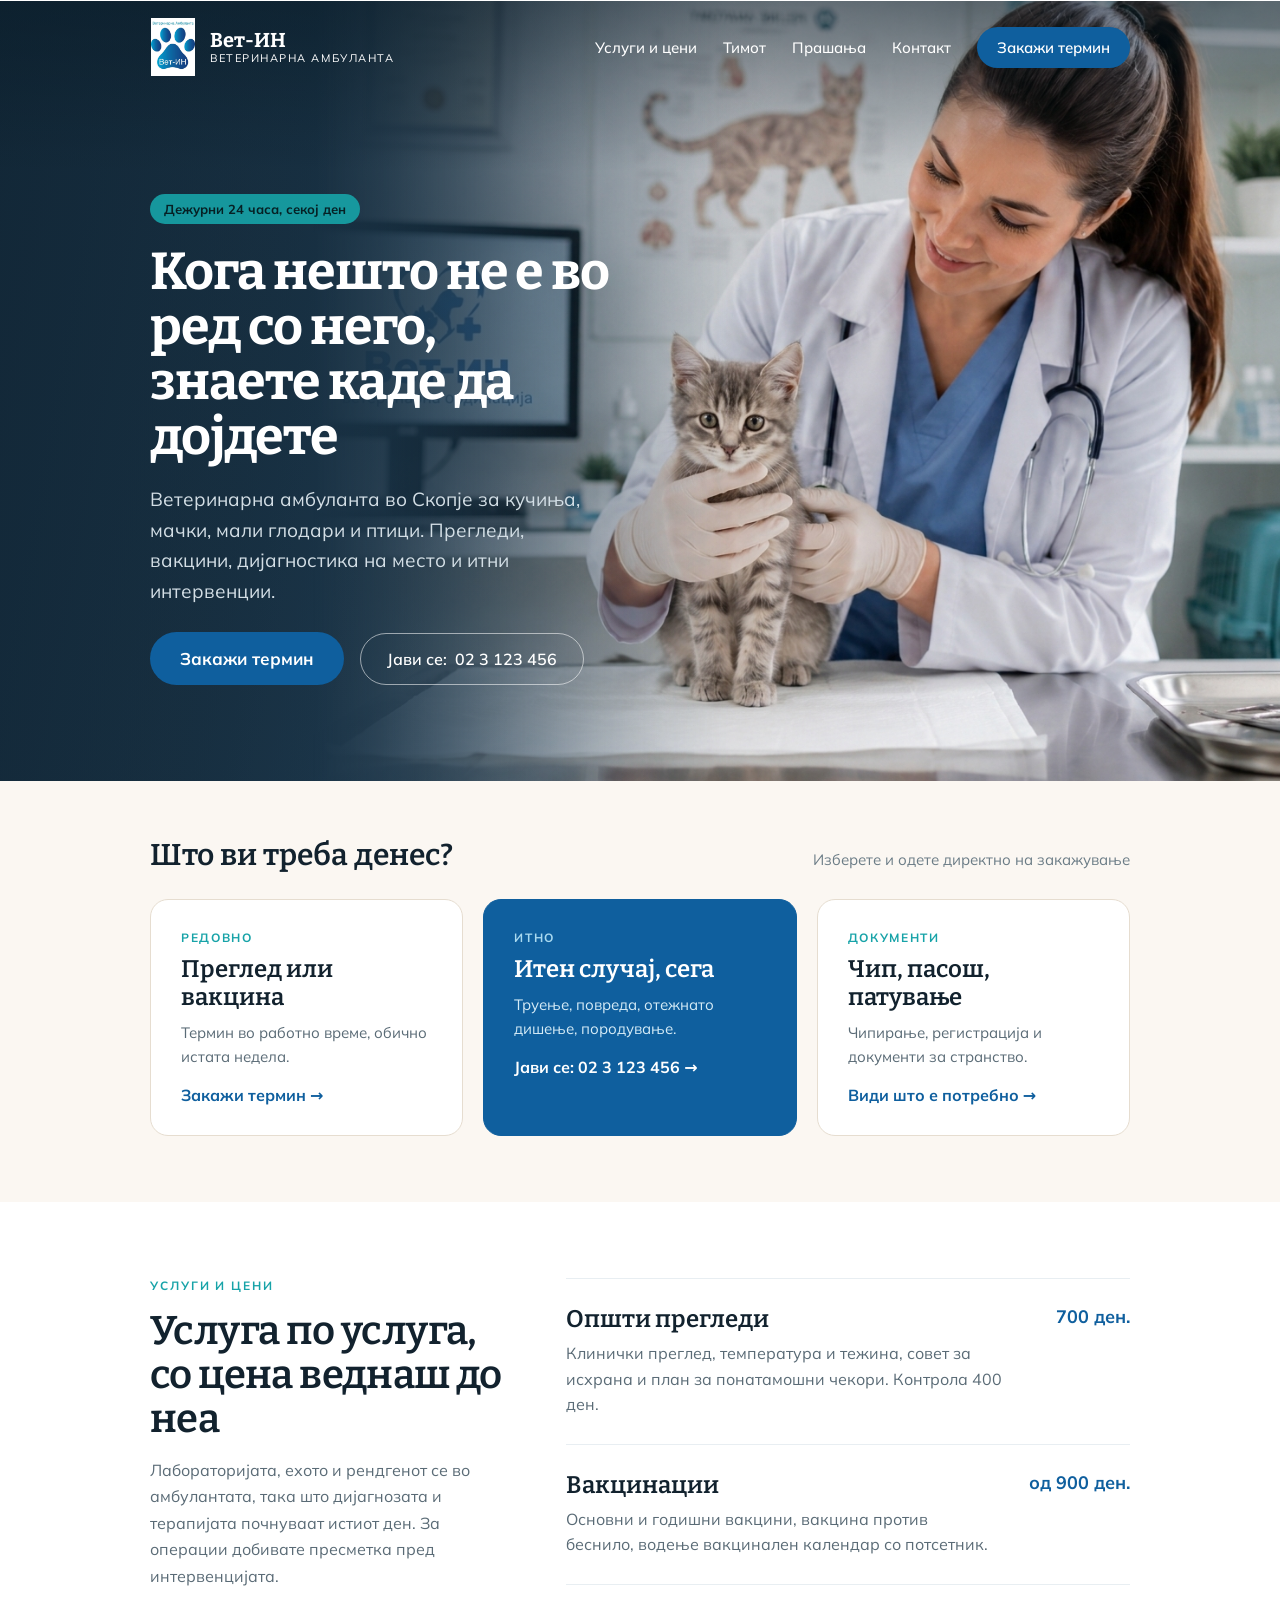
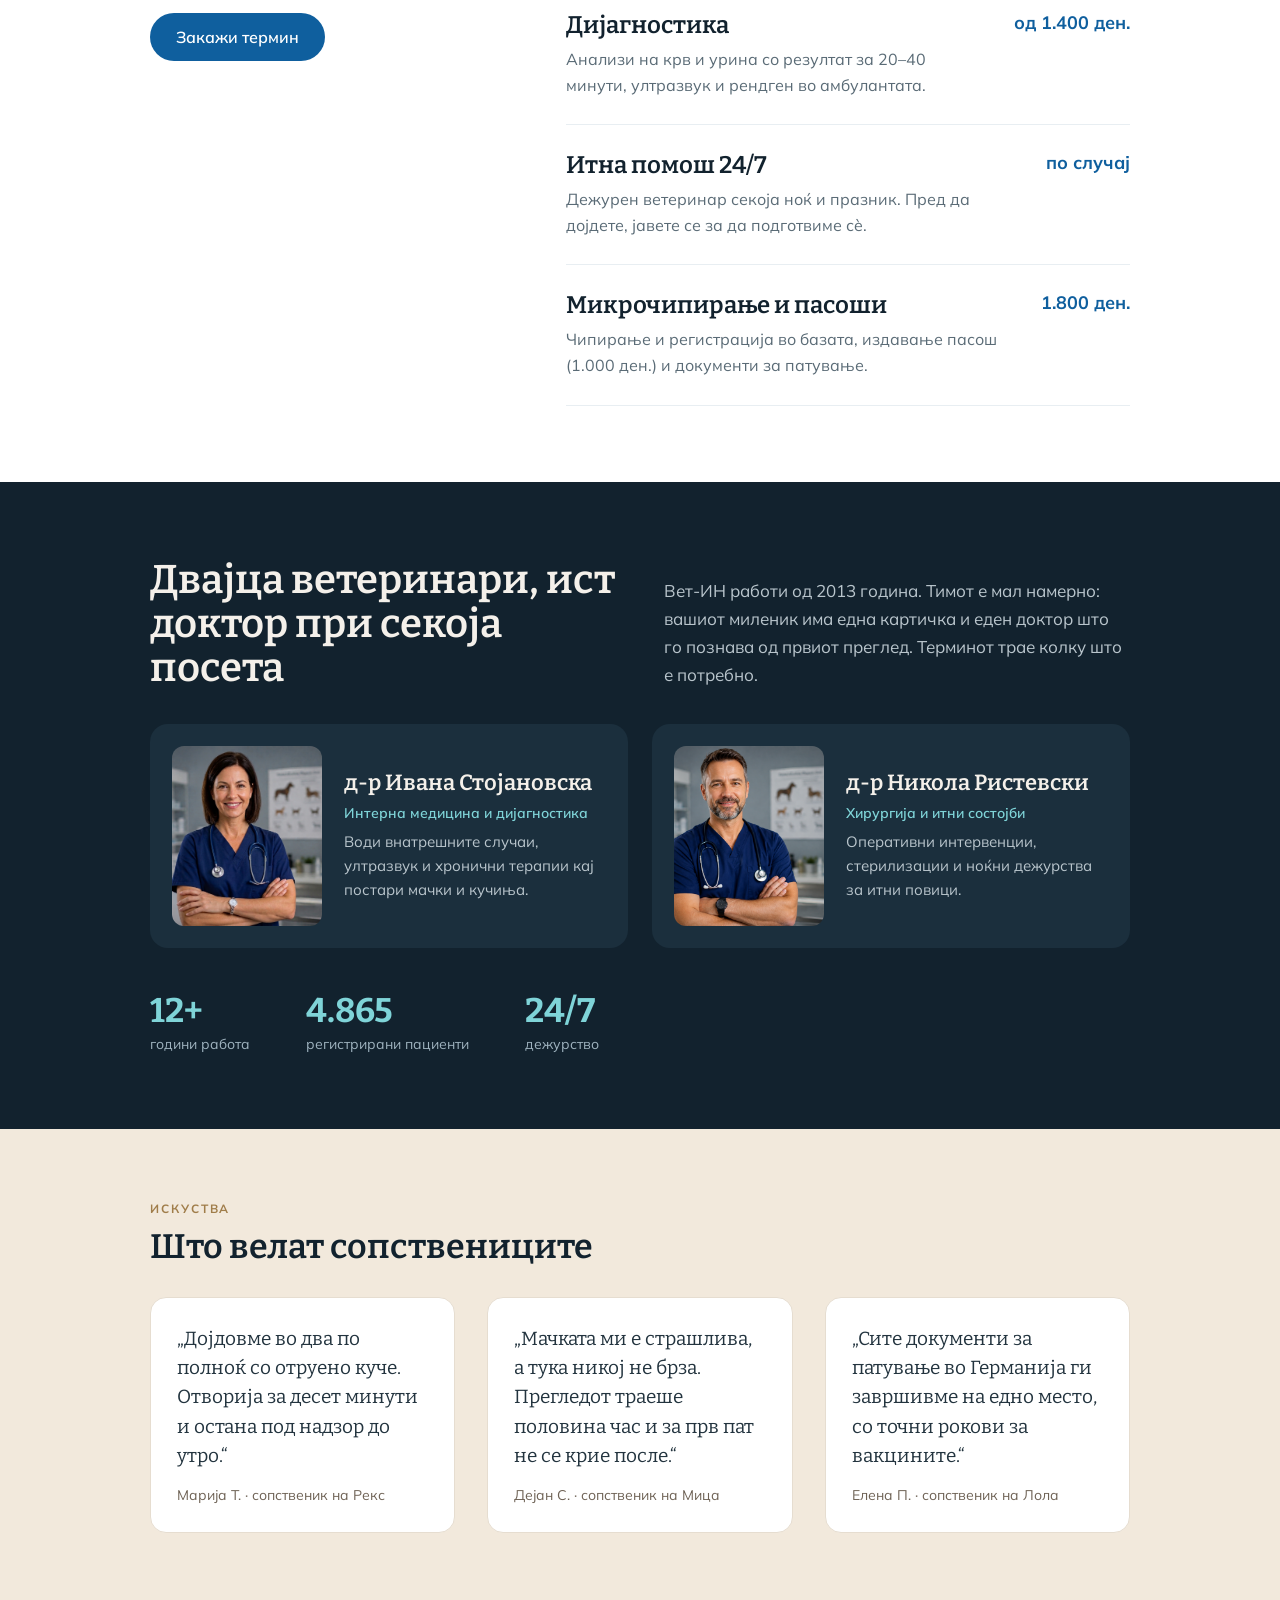
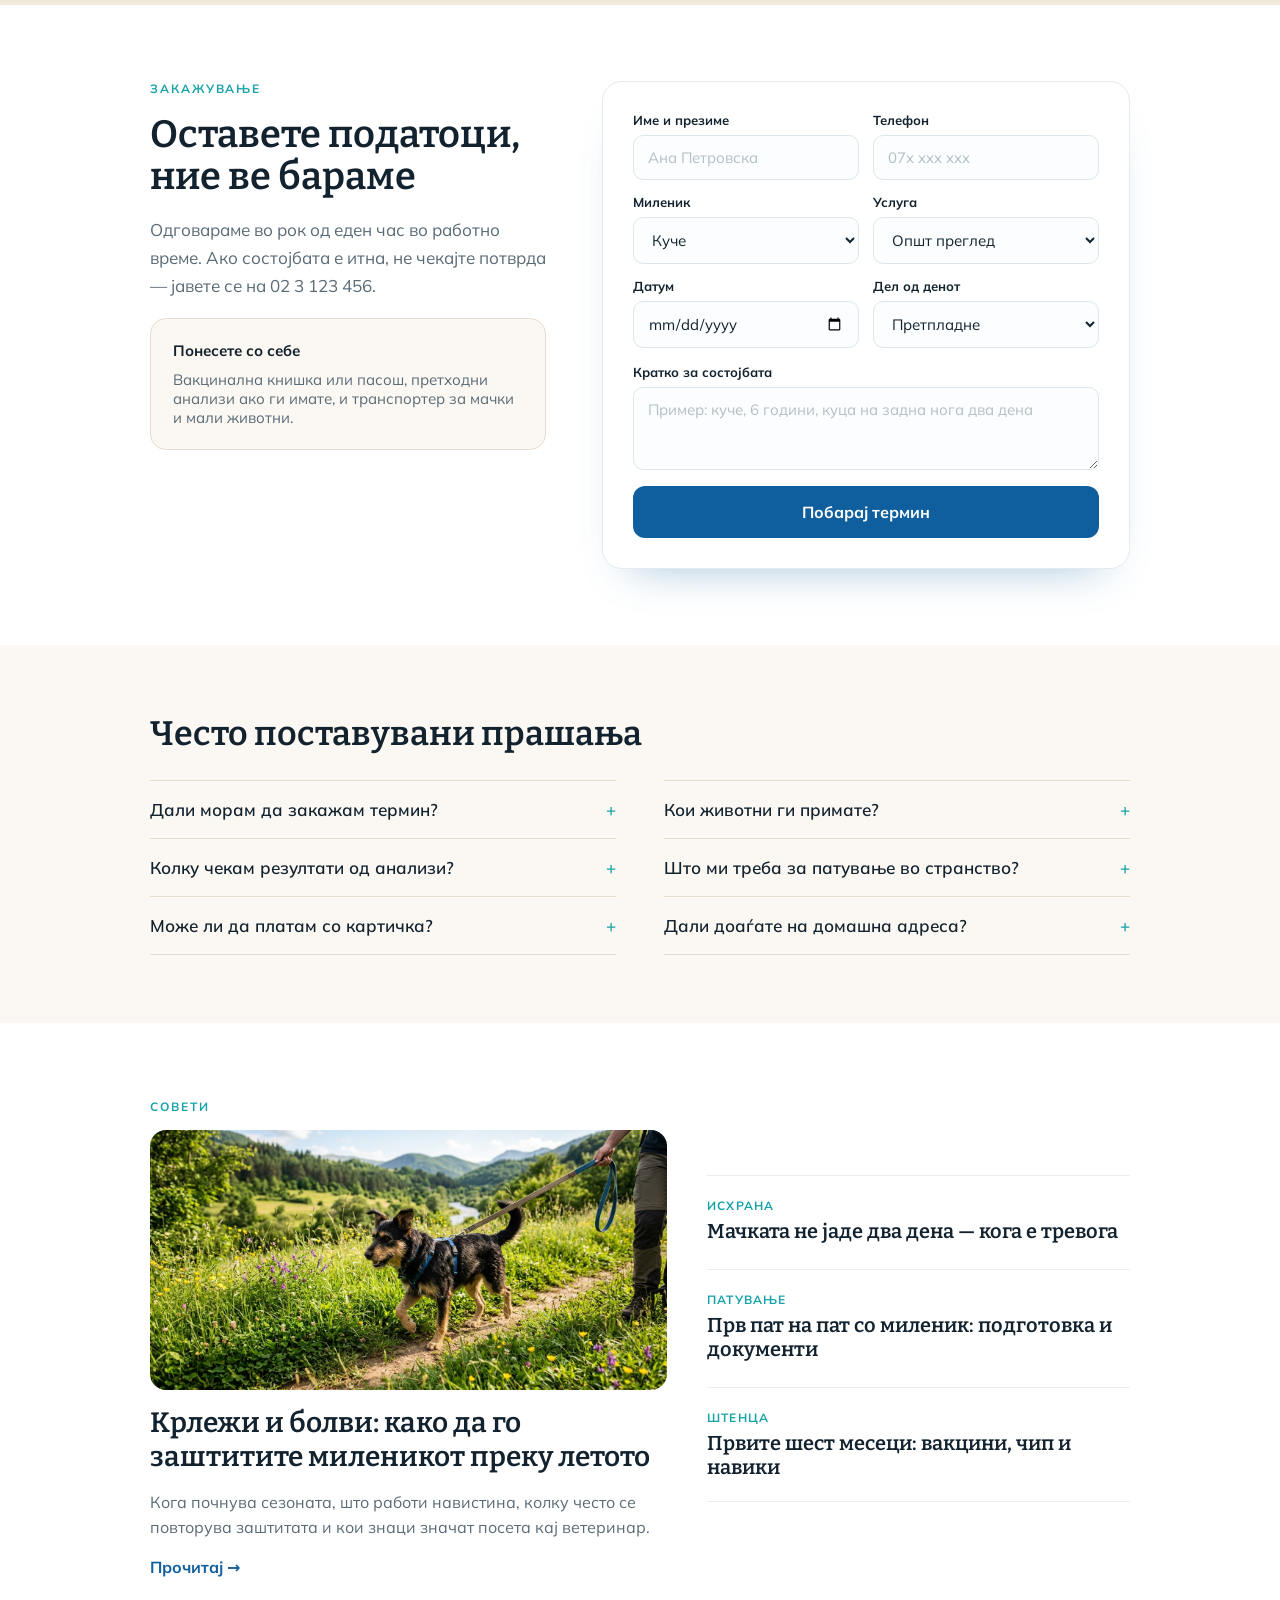
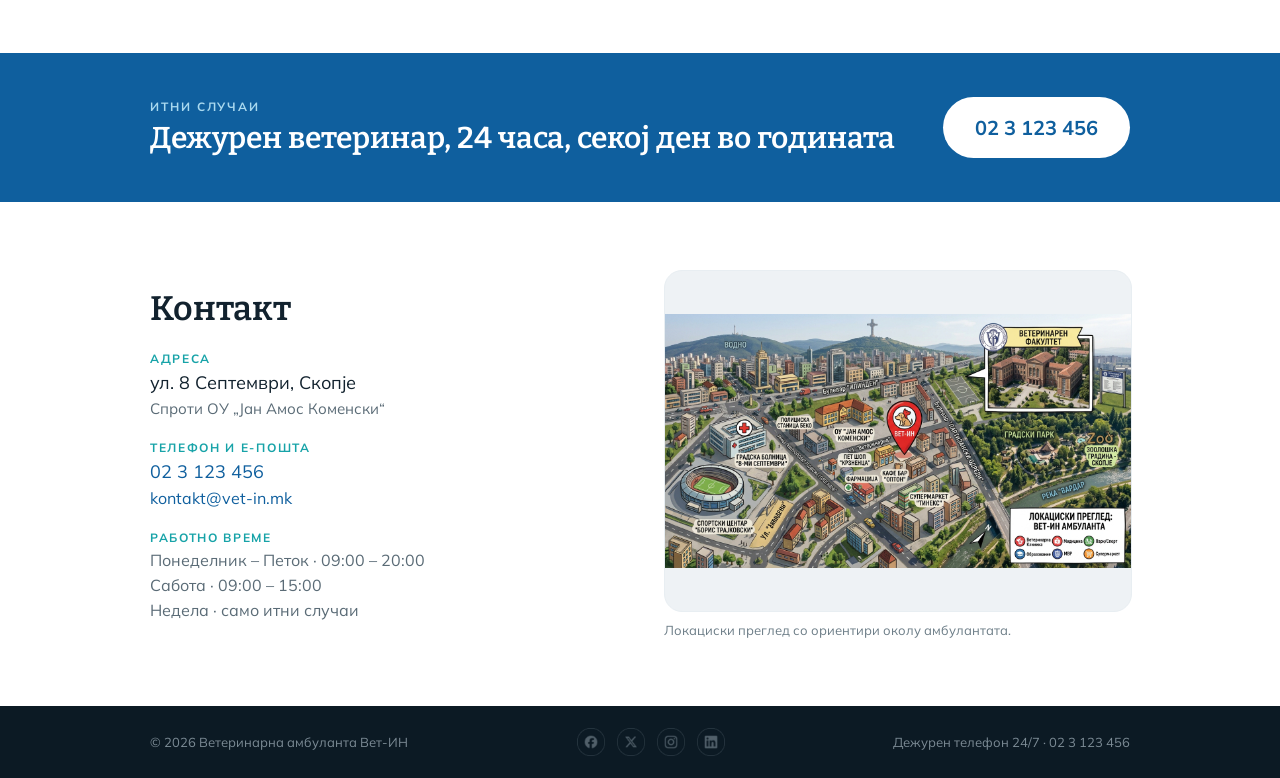
<file: index.html>
<!DOCTYPE html>
<html lang="mk">
<head>
<meta charset="utf-8">
<meta name="viewport" content="width=1280">
<title>Вет-ИН, ветеринарна амбуланта во Скопје</title>
<meta name="description" content="Ветеринарна амбуланта Вет-ИН во Скопје. Прегледи, вакцинации, дијагностика и итна помош 24 часа, за кучиња, мачки, мали глодари и птици.">
<link rel="preconnect" href="https://fonts.googleapis.com">
<link rel="preconnect" href="https://fonts.gstatic.com" crossorigin>
<link href="https://fonts.googleapis.com/css2?family=Bitter:wght@400;500;600;700&family=Mulish:wght@400;500;600;700&display=swap" rel="stylesheet">
<link rel="stylesheet" href="style.css">
<script id="om-mobile-redirect">
(function () {
  try {
    if (location.search.indexOf('full') > -1) return;
    var s = (window.screen && window.screen.width) ? window.screen.width : 9999;
    var i = window.innerWidth || 9999;
    var w = Math.min(s, i);
    var coarse = window.matchMedia && window.matchMedia('(hover: none) and (pointer: coarse)').matches;
    if (w < 768 || (coarse && w < 1024)) location.replace('mobile.html' + location.hash);
  } catch (e) {}
})();
</script>
<script>window.OM = {"mobile":false,"landing":true};</script>
</head>
<body>
<div id="page" style="width: 100%; background: #ffffff">
      <div id="top" data-nav="1" style="display: flex; align-items: center; justify-content: space-between; gap: 24px; padding: 18px 150px; margin-bottom: -94px; background: rgba(255,255,255,.45); backdrop-filter: saturate(180%) blur(14px); -webkit-backdrop-filter: saturate(180%) blur(14px); border-bottom: 1px solid rgba(18,34,46,.08); position: sticky; top: 0; z-index: 40">
        <a href="#top" title="Врати се на почеток" style="display: flex; align-items: center; gap: 14px; color: #12222e; cursor: pointer">
          <img src="assets/logo.jpg" alt="Вет-ИН" style="width: 46px; height: 58px; object-fit: contain">
          <div style="display: flex; flex-direction: column; line-height: 1.15">
            <span style="font-family: Bitter, serif; font-size: 20px; font-weight: 700; color: #0f5f9e">Вет-ИН</span>
            <span style="font-size: 11px; letter-spacing: .14em; text-transform: uppercase; color: #7c8b95">Ветеринарна амбуланта</span>
          </div>
        </a>
        <div style="display: flex; align-items: center; gap: 26px; font-size: 15px; font-weight: 500; color: #3c4d58">
          <a href="#1b-uslugi">Услуги и цени</a>
          <a href="#1b-tim">Тимот</a>
          <a href="#1b-cpp">Прашања</a>
          <a href="#1b-kontakt">Контакт</a>
          <a href="#1b-termin" style="padding: 11px 20px; background: #0f5f9e; color: #ffffff; border-radius: 999px; font-weight: 600">Закажи термин</a>
        </div>
      </div>

      <div style="position: relative; height: 780px; overflow: hidden; background: linear-gradient(100deg, #1b3346 0%, #234158 46%, #2b5069 100%)">
        <img src="assets/hero.jpg" alt="Ветеринар при преглед на маче во Вет-ИН" style="position: absolute; top: 0; right: -30px; height: 100%; width: 78%; max-width: 1250px; object-fit: cover; object-position: center; display: block; mask-image: linear-gradient(to right, rgba(0,0,0,0) 0%, rgba(0,0,0,.12) 7%, rgba(0,0,0,.3) 14%, rgba(0,0,0,.52) 21%, rgba(0,0,0,.72) 28%, rgba(0,0,0,.88) 35%, rgba(0,0,0,1) 42%); -webkit-mask-image: linear-gradient(to right, rgba(0,0,0,0) 0%, rgba(0,0,0,.12) 7%, rgba(0,0,0,.3) 14%, rgba(0,0,0,.52) 21%, rgba(0,0,0,.72) 28%, rgba(0,0,0,.88) 35%, rgba(0,0,0,1) 42%)">
        <div style="position: absolute; top: 0; left: 0; right: 0; height: 170px; background: linear-gradient(180deg, rgba(8,26,38,.5) 0%, rgba(8,26,38,.22) 55%, rgba(8,26,38,0) 100%)"></div>
        <div style="position: absolute; inset: 0; background: linear-gradient(100deg, rgba(8,26,38,.47) 0%, rgba(8,26,38,.35) 24%, rgba(8,26,38,.15) 40%, rgba(8,26,38,0) 56%)"></div>
        <div style="position: absolute; inset: 0; display: flex; flex-direction: column; justify-content: flex-end; padding: 56px 150px 96px">
          <div style="display: flex; flex-direction: column; gap: 20px; max-width: 460px">
            <span style="align-self: flex-start; padding: 7px 14px; background: rgba(23,163,168,.9); color: #062024; border-radius: 999px; font-size: 13px; font-weight: 700">Дежурни 24 часа, секој ден</span>
            <h1 style="margin: 0; font-family: Bitter, serif; font-size: 52px; line-height: 1.06; font-weight: 700; color: #ffffff; letter-spacing: -.02em; text-wrap: pretty">Кога нешто не е во ред со него, знаете каде да дојдете</h1>
            <p style="margin: 0; font-size: 19px; line-height: 1.6; color: #d3dee5; max-width: 30em">Ветеринарна амбуланта во Скопје за кучиња, мачки, мали глодари и птици. Прегледи, вакцини, дијагностика на место и итни интервенции.</p>
            <div style="display: flex; align-items: center; gap: 16px; padding-top: 6px">
              <a href="#1b-termin" style="display: inline-flex; align-items: center; padding: 16px 30px; background: #0f5f9e; color: #ffffff; border-radius: 999px; font-size: 17px; font-weight: 700">Закажи термин</a>
              <a href="tel:02 3 123 456" style="display: inline-flex; align-items: center; padding: 15px 26px; border: 1.5px solid rgba(255,255,255,.55); border-radius: 999px; color: #ffffff; font-size: 16px; font-weight: 600"><span style="display: inline-flex; align-items: baseline; gap: 8px"><span>Јави се:</span><span>02 3 123 456</span></span></a>
            </div>
          </div>
        </div>
      </div>

      <div style="display: flex; flex-direction: column; gap: 26px; padding: 56px 150px 66px; background: #fbf7f2">
        <div style="display: flex; align-items: baseline; justify-content: space-between; gap: 24px">
          <h2 style="margin: 0; font-family: Bitter, serif; font-size: 30px; font-weight: 600">Што ви треба денес?</h2>
          <span style="font-size: 15px; color: #6b7c86">Изберете и одете директно на закажување</span>
        </div>
        <div style="display: grid; grid-template-columns: repeat(3, 1fr); gap: 20px">
          <a href="#1b-termin" style="display: flex; flex-direction: column; gap: 10px; padding: 30px; background: #ffffff; border: 1px solid #e6ddd0; border-radius: 18px; color: #12222e">
            <span style="font-size: 12px; letter-spacing: .14em; text-transform: uppercase; color: #17a3a8; font-weight: 700">Редовно</span>
            <span style="font-family: Bitter, serif; font-size: 24px; font-weight: 600">Преглед или вакцина</span>
            <span style="font-size: 15px; line-height: 1.6; color: #5a6b76">Термин во работно време, обично истата недела.</span>
            <span style="font-weight: 700; color: #0f5f9e; padding-top: 6px">Закажи термин →</span>
          </a>
          <a href="tel:02 3 123 456" style="display: flex; flex-direction: column; gap: 10px; padding: 30px; background: #0f5f9e; border: 1px solid #0f5f9e; border-radius: 18px; color: #ffffff">
            <span style="font-size: 12px; letter-spacing: .14em; text-transform: uppercase; color: #a9d9ef; font-weight: 700">Итно</span>
            <span style="font-family: Bitter, serif; font-size: 24px; font-weight: 600">Итен случај, сега</span>
            <span style="font-size: 15px; line-height: 1.6; color: #d6ecf7">Труење, повреда, отежнато дишење, породување.</span>
            <span style="font-weight: 700; padding-top: 6px">Јави се: 02 3 123 456 →</span>
          </a>
          <a href="#1b-uslugi" style="display: flex; flex-direction: column; gap: 10px; padding: 30px; background: #ffffff; border: 1px solid #e6ddd0; border-radius: 18px; color: #12222e">
            <span style="font-size: 12px; letter-spacing: .14em; text-transform: uppercase; color: #17a3a8; font-weight: 700">Документи</span>
            <span style="font-family: Bitter, serif; font-size: 24px; font-weight: 600">Чип, пасош, патување</span>
            <span style="font-size: 15px; line-height: 1.6; color: #5a6b76">Чипирање, регистрација и документи за странство.</span>
            <span style="font-weight: 700; color: #0f5f9e; padding-top: 6px">Види што е потребно →</span>
          </a>
        </div>
      </div>

      <div id="1b-uslugi" style="display: grid; grid-template-columns: .78fr 1.22fr; gap: 56px; padding: 76px 150px">
        <div style="display: flex; flex-direction: column; gap: 16px; position: sticky; top: 40px; align-self: start">
          <span style="font-size: 12px; letter-spacing: .16em; text-transform: uppercase; color: #17a3a8; font-weight: 700">Услуги и цени</span>
          <h2 style="margin: 0; font-family: Bitter, serif; font-size: 40px; line-height: 1.1; font-weight: 600; letter-spacing: -.015em">Услуга по услуга, со цена веднаш до неа</h2>
          <p style="margin: 0; font-size: 16px; line-height: 1.65; color: #5a6b76">Лабораторијата, ехото и рендгенот се во амбулантата, така што дијагнозата и терапијата почнуваат истиот ден. За операции добивате пресметка пред интервенцијата.</p>
          <a href="#1b-termin" style="align-self: flex-start; margin-top: 8px; padding: 14px 26px; background: #0f5f9e; color: #ffffff; border-radius: 999px; font-weight: 600">Закажи термин</a>
        </div>
        <div style="display: flex; flex-direction: column">
          <div style="display: grid; grid-template-columns: 1fr auto; gap: 8px 32px; padding: 26px 0; border-top: 1px solid #e8eef2">
            <h3 style="margin: 0; font-family: Bitter, serif; font-size: 24px; font-weight: 600">Општи прегледи</h3>
            <span style="font-size: 18px; font-weight: 700; color: #0f5f9e; white-space: nowrap">700 ден.</span>
            <p style="margin: 0; grid-column: 1; font-size: 16px; line-height: 1.6; color: #5a6b76; max-width: 40em">Клинички преглед, температура и тежина, совет за исхрана и план за понатамошни чекори. Контрола 400 ден.</p>
          </div>
          <div style="display: grid; grid-template-columns: 1fr auto; gap: 8px 32px; padding: 26px 0; border-top: 1px solid #e8eef2">
            <h3 style="margin: 0; font-family: Bitter, serif; font-size: 24px; font-weight: 600">Вакцинации</h3>
            <span style="font-size: 18px; font-weight: 700; color: #0f5f9e; white-space: nowrap">од 900 ден.</span>
            <p style="margin: 0; grid-column: 1; font-size: 16px; line-height: 1.6; color: #5a6b76; max-width: 40em">Основни и годишни вакцини, вакцина против беснило, водење вакцинален календар со потсетник.</p>
          </div>
          <div style="display: grid; grid-template-columns: 1fr auto; gap: 8px 32px; padding: 26px 0; border-top: 1px solid #e8eef2">
            <h3 style="margin: 0; font-family: Bitter, serif; font-size: 24px; font-weight: 600">Дијагностика</h3>
            <span style="font-size: 18px; font-weight: 700; color: #0f5f9e; white-space: nowrap">од 1.400 ден.</span>
            <p style="margin: 0; grid-column: 1; font-size: 16px; line-height: 1.6; color: #5a6b76; max-width: 40em">Анализи на крв и урина со резултат за 20–40 минути, ултразвук и рендген во амбулантата.</p>
          </div>
          <div style="display: grid; grid-template-columns: 1fr auto; gap: 8px 32px; padding: 26px 0; border-top: 1px solid #e8eef2">
            <h3 style="margin: 0; font-family: Bitter, serif; font-size: 24px; font-weight: 600">Итна помош 24/7</h3>
            <span style="font-size: 18px; font-weight: 700; color: #0f5f9e; white-space: nowrap">по случај</span>
            <p style="margin: 0; grid-column: 1; font-size: 16px; line-height: 1.6; color: #5a6b76; max-width: 40em">Дежурен ветеринар секоја ноќ и празник. Пред да дојдете, јавете се за да подготвиме сè.</p>
          </div>
          <div style="display: grid; grid-template-columns: 1fr auto; gap: 8px 32px; padding: 26px 0; border-top: 1px solid #e8eef2; border-bottom: 1px solid #e8eef2">
            <h3 style="margin: 0; font-family: Bitter, serif; font-size: 24px; font-weight: 600">Микрочипирање и пасоши</h3>
            <span style="font-size: 18px; font-weight: 700; color: #0f5f9e; white-space: nowrap">1.800 ден.</span>
            <p style="margin: 0; grid-column: 1; font-size: 16px; line-height: 1.6; color: #5a6b76; max-width: 40em">Чипирање и регистрација во базата, издавање пасош (1.000 ден.) и документи за патување.</p>
          </div>
        </div>
      </div>

      <div id="1b-tim" style="display: flex; flex-direction: column; gap: 34px; padding: 76px 150px; background: #12222e; color: #f4f0ea">
        <div style="display: grid; grid-template-columns: 1fr 1fr; gap: 48px; align-items: end">
          <h2 style="margin: 0; font-family: Bitter, serif; font-size: 40px; line-height: 1.1; font-weight: 600">Двајца ветеринари, ист доктор при секоја посета</h2>
          <p style="margin: 0; font-size: 17px; line-height: 1.65; color: #b9c5cc">Вет-ИН работи од 2013 година. Тимот е мал намерно: вашиот миленик има една картичка и еден доктор што го познава од првиот преглед. Терминот трае колку што е потребно.</p>
        </div>
        <div style="display: grid; grid-template-columns: 1fr 1fr; gap: 24px">
          <div style="display: flex; gap: 22px; align-items: center; padding: 22px; background: #1b2f3d; border-radius: 18px">
            <img src="assets/vet-2.jpg" alt="д-р Ивана Стојановска" style="width: 150px; height: 180px; object-fit: cover; border-radius: 12px; flex-shrink: 0; display: block">
            <div style="display: flex; flex-direction: column; gap: 8px">
              <span style="font-family: Bitter, serif; font-size: 22px; font-weight: 600">д-р Ивана Стојановска</span>
              <span style="font-size: 14px; color: #7fd4d8; font-weight: 600">Интерна медицина и дијагностика</span>
              <p style="margin: 0; font-size: 15px; line-height: 1.6; color: #b9c5cc">Води внатрешните случаи, ултразвук и хронични терапии кај постари мачки и кучиња.</p>
            </div>
          </div>
          <div style="display: flex; gap: 22px; align-items: center; padding: 22px; background: #1b2f3d; border-radius: 18px">
            <img src="assets/vet-1.png" alt="д-р Никола Ристевски" style="width: 150px; height: 180px; object-fit: cover; border-radius: 12px; flex-shrink: 0; display: block">
            <div style="display: flex; flex-direction: column; gap: 8px">
              <span style="font-family: Bitter, serif; font-size: 22px; font-weight: 600">д-р Никола Ристевски</span>
              <span style="font-size: 14px; color: #7fd4d8; font-weight: 600">Хирургија и итни состојби</span>
              <p style="margin: 0; font-size: 15px; line-height: 1.6; color: #b9c5cc">Оперативни интервенции, стерилизации и ноќни дежурства за итни повици.</p>
            </div>
          </div>
        </div>
        <div style="display: flex; gap: 56px; padding-top: 8px">
          <div style="display: flex; flex-direction: column; gap: 4px">
            <span style="font-family: Bitter, serif; font-size: 34px; font-weight: 700; color: #7fd4d8">12+</span>
            <span style="font-size: 14px; color: #9fb3bf">години работа</span>
          </div>
          <div style="display: flex; flex-direction: column; gap: 4px">
            <span style="font-family: Bitter, serif; font-size: 34px; font-weight: 700; color: #7fd4d8">4.900</span>
            <span style="font-size: 14px; color: #9fb3bf">регистрирани пациенти</span>
          </div>
          <div style="display: flex; flex-direction: column; gap: 4px">
            <span style="font-family: Bitter, serif; font-size: 34px; font-weight: 700; color: #7fd4d8">24/7</span>
            <span style="font-size: 14px; color: #9fb3bf">дежурство</span>
          </div>
        </div>
      </div>

      <div style="display: flex; flex-direction: column; gap: 30px; padding: 72px 150px; background: #f2e9dc">
        <div style="display: flex; flex-direction: column; gap: 10px">
          <span style="font-size: 12px; letter-spacing: .16em; text-transform: uppercase; color: #a07d4a; font-weight: 700">Искуства</span>
          <h2 style="margin: 0; font-family: Bitter, serif; font-size: 34px; font-weight: 600">Што велат сопствениците</h2>
        </div>
        <div style="display: grid; grid-template-columns: repeat(3, 1fr); gap: 32px">
        <p style="margin: 0; padding: 26px; background: #ffffff; border: 1px solid #e6ddd0; border-radius: 16px; font-family: Bitter, serif; font-size: 19px; line-height: 1.55; color: #23343f">„Дојдовме во два по полноќ со отруено куче. Отворија за десет минути и остана под надзор до утро.“<span style="display: block; margin-top: 14px; font-family: Mulish, sans-serif; font-size: 14px; color: #6e6255">Марија Т. · сопственик на Рекс</span></p>
        <p style="margin: 0; padding: 26px; background: #ffffff; border: 1px solid #e6ddd0; border-radius: 16px; font-family: Bitter, serif; font-size: 19px; line-height: 1.55; color: #23343f">„Мачката ми е страшлива, а тука никој не брза. Прегледот траеше половина час и за прв пат не се крие после.“<span style="display: block; margin-top: 14px; font-family: Mulish, sans-serif; font-size: 14px; color: #6e6255">Дејан С. · сопственик на Мица</span></p>
        <p style="margin: 0; padding: 26px; background: #ffffff; border: 1px solid #e6ddd0; border-radius: 16px; font-family: Bitter, serif; font-size: 19px; line-height: 1.55; color: #23343f">„Сите документи за патување во Германија ги завршивме на едно место, со точни рокови за вакцините.“<span style="display: block; margin-top: 14px; font-family: Mulish, sans-serif; font-size: 14px; color: #6e6255">Елена П. · сопственик на Лола</span></p>
        </div>
      </div>

      <div id="1b-termin" style="display: grid; grid-template-columns: 1fr 1fr; gap: 56px; padding: 76px 150px">
        <div style="display: flex; flex-direction: column; gap: 18px">
          <span style="font-size: 12px; letter-spacing: .16em; text-transform: uppercase; color: #17a3a8; font-weight: 700">Закажување</span>
          <h2 style="margin: 0; font-family: Bitter, serif; font-size: 38px; line-height: 1.1; font-weight: 600">Оставете податоци, ние ве бараме</h2>
          <p style="margin: 0; font-size: 17px; line-height: 1.65; color: #5a6b76">Одговараме во рок од еден час во работно време. Ако состојбата е итна, не чекајте потврда — јавете се на 02 3 123 456.</p>
          <div style="display: flex; flex-direction: column; gap: 10px; padding: 22px; background: #fbf7f2; border-radius: 16px; border: 1px solid #e6ddd0">
            <span style="font-size: 15px; font-weight: 700">Понесете со себе</span>
            <span style="font-size: 15px; color: #5a6b76">Вакцинална книшка или пасош, претходни анализи ако ги имате, и транспортер за мачки и мали животни.</span>
          </div>
        </div>
        <div style="display: flex; flex-direction: column; gap: 16px; padding: 30px; background: #ffffff; border: 1px solid #e3ebf0; border-radius: 20px; box-shadow: 0 24px 44px -30px rgba(15,95,158,.45)">
          <div style="display: grid; grid-template-columns: 1fr 1fr; gap: 14px">
            <label style="display: flex; flex-direction: column; gap: 7px; font-size: 13px; font-weight: 700; color: #12222e">Име и презиме
              <input type="text" placeholder="Ана Петровска" style="padding: 12px 14px; border: 1px solid #dde6ec; border-radius: 10px; font-size: 15px; color: #12222e; background: #fbfdfe">
            </label>
            <label style="display: flex; flex-direction: column; gap: 7px; font-size: 13px; font-weight: 700; color: #12222e">Телефон
              <input type="tel" placeholder="07x xxx xxx" style="padding: 12px 14px; border: 1px solid #dde6ec; border-radius: 10px; font-size: 15px; color: #12222e; background: #fbfdfe">
            </label>
            <label style="display: flex; flex-direction: column; gap: 7px; font-size: 13px; font-weight: 700; color: #12222e">Миленик
              <select style="padding: 12px 14px; border: 1px solid #dde6ec; border-radius: 10px; font-size: 15px; color: #12222e; background: #fbfdfe">
                <option>Куче</option>
                <option>Мачка</option>
                <option>Мал глодар</option>
                <option>Птица</option>
              </select>
            </label>
            <label style="display: flex; flex-direction: column; gap: 7px; font-size: 13px; font-weight: 700; color: #12222e">Услуга
              <select style="padding: 12px 14px; border: 1px solid #dde6ec; border-radius: 10px; font-size: 15px; color: #12222e; background: #fbfdfe">
                <option>Општ преглед</option>
                <option>Вакцина</option>
                <option>Дијагностика</option>
                <option>Чип и пасош</option>
              </select>
            </label>
            <label style="display: flex; flex-direction: column; gap: 7px; font-size: 13px; font-weight: 700; color: #12222e">Датум
              <input type="date" style="padding: 12px 14px; border: 1px solid #dde6ec; border-radius: 10px; font-size: 15px; color: #12222e; background: #fbfdfe">
            </label>
            <label style="display: flex; flex-direction: column; gap: 7px; font-size: 13px; font-weight: 700; color: #12222e">Дел од денот
              <select style="padding: 12px 14px; border: 1px solid #dde6ec; border-radius: 10px; font-size: 15px; color: #12222e; background: #fbfdfe">
                <option>Претпладне</option>
                <option>Попладне</option>
                <option>Сеедно</option>
              </select>
            </label>
          </div>
          <label style="display: flex; flex-direction: column; gap: 7px; font-size: 13px; font-weight: 700; color: #12222e">Кратко за состојбата
            <textarea rows="3" placeholder="Пример: куче, 6 години, куца на задна нога два дена" style="padding: 12px 14px; border: 1px solid #dde6ec; border-radius: 10px; font-size: 15px; color: #12222e; background: #fbfdfe; resize: vertical"></textarea>
          </label>
          <button type="button" style="padding: 16px; background: #0f5f9e; color: #ffffff; border: none; border-radius: 12px; font-size: 16px; font-weight: 700; cursor: pointer">Побарај термин</button>
        </div>
      </div>

      <div id="1b-cpp" style="display: flex; flex-direction: column; gap: 26px; padding: 68px 150px; background: #fbf7f2">
        <h2 style="margin: 0; font-family: Bitter, serif; font-size: 34px; font-weight: 600">Често поставувани прашања</h2>
        <div style="display: grid; grid-template-columns: 1fr 1fr; gap: 0 48px">
          <details style="border-top: 1px solid #e6ddd0">
            <summary style="display: flex; justify-content: space-between; gap: 20px; padding: 18px 0; font-size: 17px; font-weight: 600">Дали морам да закажам термин?<span style="color: #17a3a8">+</span></summary>
            <p style="margin: 0 0 18px; font-size: 16px; line-height: 1.6; color: #5a6b76">Препорачано е, за да не чекате. Примаме и без термин во работно време, а итните случаи имаат приоритет секогаш.</p>
          </details>
          <details style="border-top: 1px solid #e6ddd0">
            <summary style="display: flex; justify-content: space-between; gap: 20px; padding: 18px 0; font-size: 17px; font-weight: 600">Кои животни ги примате?<span style="color: #17a3a8">+</span></summary>
            <p style="margin: 0 0 18px; font-size: 16px; line-height: 1.6; color: #5a6b76">Кучиња, мачки, мали глодари и птици. За егзотични видови јавете се однапред.</p>
          </details>
          <details style="border-top: 1px solid #e6ddd0">
            <summary style="display: flex; justify-content: space-between; gap: 20px; padding: 18px 0; font-size: 17px; font-weight: 600">Колку чекам резултати од анализи?<span style="color: #17a3a8">+</span></summary>
            <p style="margin: 0 0 18px; font-size: 16px; line-height: 1.6; color: #5a6b76">Основните анализи се готови за 20 до 40 минути, додека сте кај нас. Специфични тестови траат два до три дена.</p>
          </details>
          <details style="border-top: 1px solid #e6ddd0">
            <summary style="display: flex; justify-content: space-between; gap: 20px; padding: 18px 0; font-size: 17px; font-weight: 600">Што ми треба за патување во странство?<span style="color: #17a3a8">+</span></summary>
            <p style="margin: 0 0 18px; font-size: 16px; line-height: 1.6; color: #5a6b76">Микрочип, важечка вакцина против беснило дадена најмалку 21 ден пред патувањето и здравствен преглед.</p>
          </details>
          <details style="border-top: 1px solid #e6ddd0; border-bottom: 1px solid #e6ddd0">
            <summary style="display: flex; justify-content: space-between; gap: 20px; padding: 18px 0; font-size: 17px; font-weight: 600">Може ли да платам со картичка?<span style="color: #17a3a8">+</span></summary>
            <p style="margin: 0 0 18px; font-size: 16px; line-height: 1.6; color: #5a6b76">Да, примаме картички и готовина. За поголеми интервенции можно е плаќање на рати.</p>
          </details>
          <details style="border-top: 1px solid #e6ddd0; border-bottom: 1px solid #e6ddd0">
            <summary style="display: flex; justify-content: space-between; gap: 20px; padding: 18px 0; font-size: 17px; font-weight: 600">Дали доаѓате на домашна адреса?<span style="color: #17a3a8">+</span></summary>
            <p style="margin: 0 0 18px; font-size: 16px; line-height: 1.6; color: #5a6b76">Во посебни случаи, за животни што не можат да се транспортираат. Договорот се прави по телефон.</p>
          </details>
        </div>
      </div>

      
      <div style="display: grid; grid-template-columns: 1.1fr .9fr; gap: 40px; padding: 76px 150px">
        <div style="display: flex; flex-direction: column; gap: 16px">
          <span style="font-size: 12px; letter-spacing: .16em; text-transform: uppercase; color: #17a3a8; font-weight: 700">Совети</span>
          <img src="assets/kuche-proshetka.jpg" alt="Куче на прошетка во природа" style="width: 100%; height: 260px; object-fit: cover; object-position: center 55%; border-radius: 16px; display: block">
          <h3 style="margin: 0; font-family: Bitter, serif; font-size: 28px; line-height: 1.2; font-weight: 600">Крлежи и болви: како да го заштитите миленикот преку летото</h3>
          <p style="margin: 0; font-size: 16px; line-height: 1.6; color: #5a6b76; max-width: 34em">Кога почнува сезоната, што работи навистина, колку често се повторува заштитата и кои знаци значат посета кај ветеринар.</p>
          <a href="soveti.html#krlezi" style="font-weight: 700">Прочитај →</a>
        </div>
        <div style="display: flex; flex-direction: column; justify-content: center; gap: 4px">
          <a href="soveti.html#ishrana" style="display: flex; flex-direction: column; gap: 6px; padding: 22px 0; border-top: 1px solid #e8eef2; color: #12222e">
            <span style="font-size: 12px; letter-spacing: .1em; text-transform: uppercase; color: #17a3a8; font-weight: 700">Исхрана</span>
            <span style="font-family: Bitter, serif; font-size: 20px; font-weight: 600">Мачката не јаде два дена — кога е тревога</span>
          </a>
          <a href="soveti.html#patuvanje" style="display: flex; flex-direction: column; gap: 6px; padding: 22px 0; border-top: 1px solid #e8eef2; color: #12222e">
            <span style="font-size: 12px; letter-spacing: .1em; text-transform: uppercase; color: #17a3a8; font-weight: 700">Патување</span>
            <span style="font-family: Bitter, serif; font-size: 20px; font-weight: 600">Прв пат на пат со миленик: подготовка и документи</span>
          </a>
          <a href="soveti.html#shtenca" style="display: flex; flex-direction: column; gap: 6px; padding: 22px 0; border-top: 1px solid #e8eef2; border-bottom: 1px solid #e8eef2; color: #12222e">
            <span style="font-size: 12px; letter-spacing: .1em; text-transform: uppercase; color: #17a3a8; font-weight: 700">Штенца</span>
            <span style="font-family: Bitter, serif; font-size: 20px; font-weight: 600">Првите шест месеци: вакцини, чип и навики</span>
          </a>
        </div>
      </div>
      

      <div style="display: flex; align-items: center; justify-content: space-between; gap: 40px; padding: 44px 150px; background: #0f5f9e; color: #ffffff">
        <div style="display: flex; flex-direction: column; gap: 6px">
          <span style="font-size: 12px; letter-spacing: .16em; text-transform: uppercase; color: #a9d9ef; font-weight: 700">Итни случаи</span>
          <h2 style="margin: 0; font-family: Bitter, serif; font-size: 30px; font-weight: 600">Дежурен ветеринар, 24 часа, секој ден во годината</h2>
        </div>
        <a href="tel:02 3 123 456" style="flex-shrink: 0; padding: 18px 32px; background: #ffffff; color: #0f5f9e; border-radius: 999px; font-size: 20px; font-weight: 700">02 3 123 456</a>
      </div>

      <div id="1b-kontakt" style="display: grid; grid-template-columns: 1fr 1fr; gap: 48px; align-items: center; padding: 68px 150px">
        <div style="display: flex; flex-direction: column; gap: 22px">
          <h2 style="margin: 0; font-family: Bitter, serif; font-size: 34px; font-weight: 600">Контакт</h2>
          <div style="display: flex; flex-direction: column; gap: 5px">
            <span style="font-size: 12px; letter-spacing: .14em; text-transform: uppercase; color: #17a3a8; font-weight: 700">Адреса</span>
            <span style="font-size: 18px">ул. 8 Септември, Скопје</span>
            <span style="font-size: 15px; color: #5a6b76">Спроти ОУ „Јан Амос Коменски“</span>
          </div>
          <div style="display: flex; flex-direction: column; gap: 5px">
            <span style="font-size: 12px; letter-spacing: .14em; text-transform: uppercase; color: #17a3a8; font-weight: 700">Телефон и е-пошта</span>
            <a href="tel:02 3 123 456" style="font-size: 18px">02 3 123 456</a>
            <a href="mailto:kontakt@vet-in.mk" style="font-size: 16px">kontakt@vet-in.mk</a>
          </div>
          <div style="display: flex; flex-direction: column; gap: 5px">
            <span style="font-size: 12px; letter-spacing: .14em; text-transform: uppercase; color: #17a3a8; font-weight: 700">Работно време</span>
            <span style="font-size: 16px; color: #5a6b76">Понеделник – Петок · 09:00 – 20:00</span>
            <span style="font-size: 16px; color: #5a6b76">Сабота · 09:00 – 15:00</span>
            <span style="font-size: 16px; color: #5a6b76">Недела · само итни случаи</span>
          </div>
        </div>
        <div style="display: flex; flex-direction: column; gap: 10px">
          <img src="assets/mapa.jpg" alt="Локациски преглед на Вет-ИН амбуланта во Скопје" style="width: 100%; height: 340px; object-fit: contain; object-position: center; display: block; border-radius: 18px; border: 1px solid #e8eef2; background: #eef2f5">
          <span style="font-size: 13px; color: #6b7c86">Локациски преглед со ориентири околу амбулантата.</span>
        </div>
      </div>

      <div style="display: flex; align-items: center; justify-content: space-between; gap: 24px; padding: 22px 150px; background: #0c1a24; color: #7c8b95; font-size: 13px">
        <span>© 2026 Ветеринарна амбуланта Вет-ИН</span>
        <div style="display: flex; align-items: center; gap: 12px">
          <a href="#" aria-label="Facebook" style="display: inline-flex"><img src="assets/social-facebook.png" alt="Facebook" style="width: 28px; height: 28px; display: block; opacity: .9"></a>
          <a href="#" aria-label="X" style="display: inline-flex"><img src="assets/social-x.png" alt="X" style="width: 28px; height: 28px; display: block; opacity: .9"></a>
          <a href="#" aria-label="Instagram" style="display: inline-flex"><img src="assets/social-instagram.png" alt="Instagram" style="width: 28px; height: 28px; display: block; opacity: .9"></a>
          <a href="#" aria-label="LinkedIn" style="display: inline-flex"><img src="assets/social-linkedin.png" alt="LinkedIn" style="width: 28px; height: 28px; display: block; opacity: .9"></a>
        </div>
        <span>Дежурен телефон 24/7 · 02 3 123 456</span>
      </div>
</div>
<script src="script.js"></script>
</body>
</html>
</file>
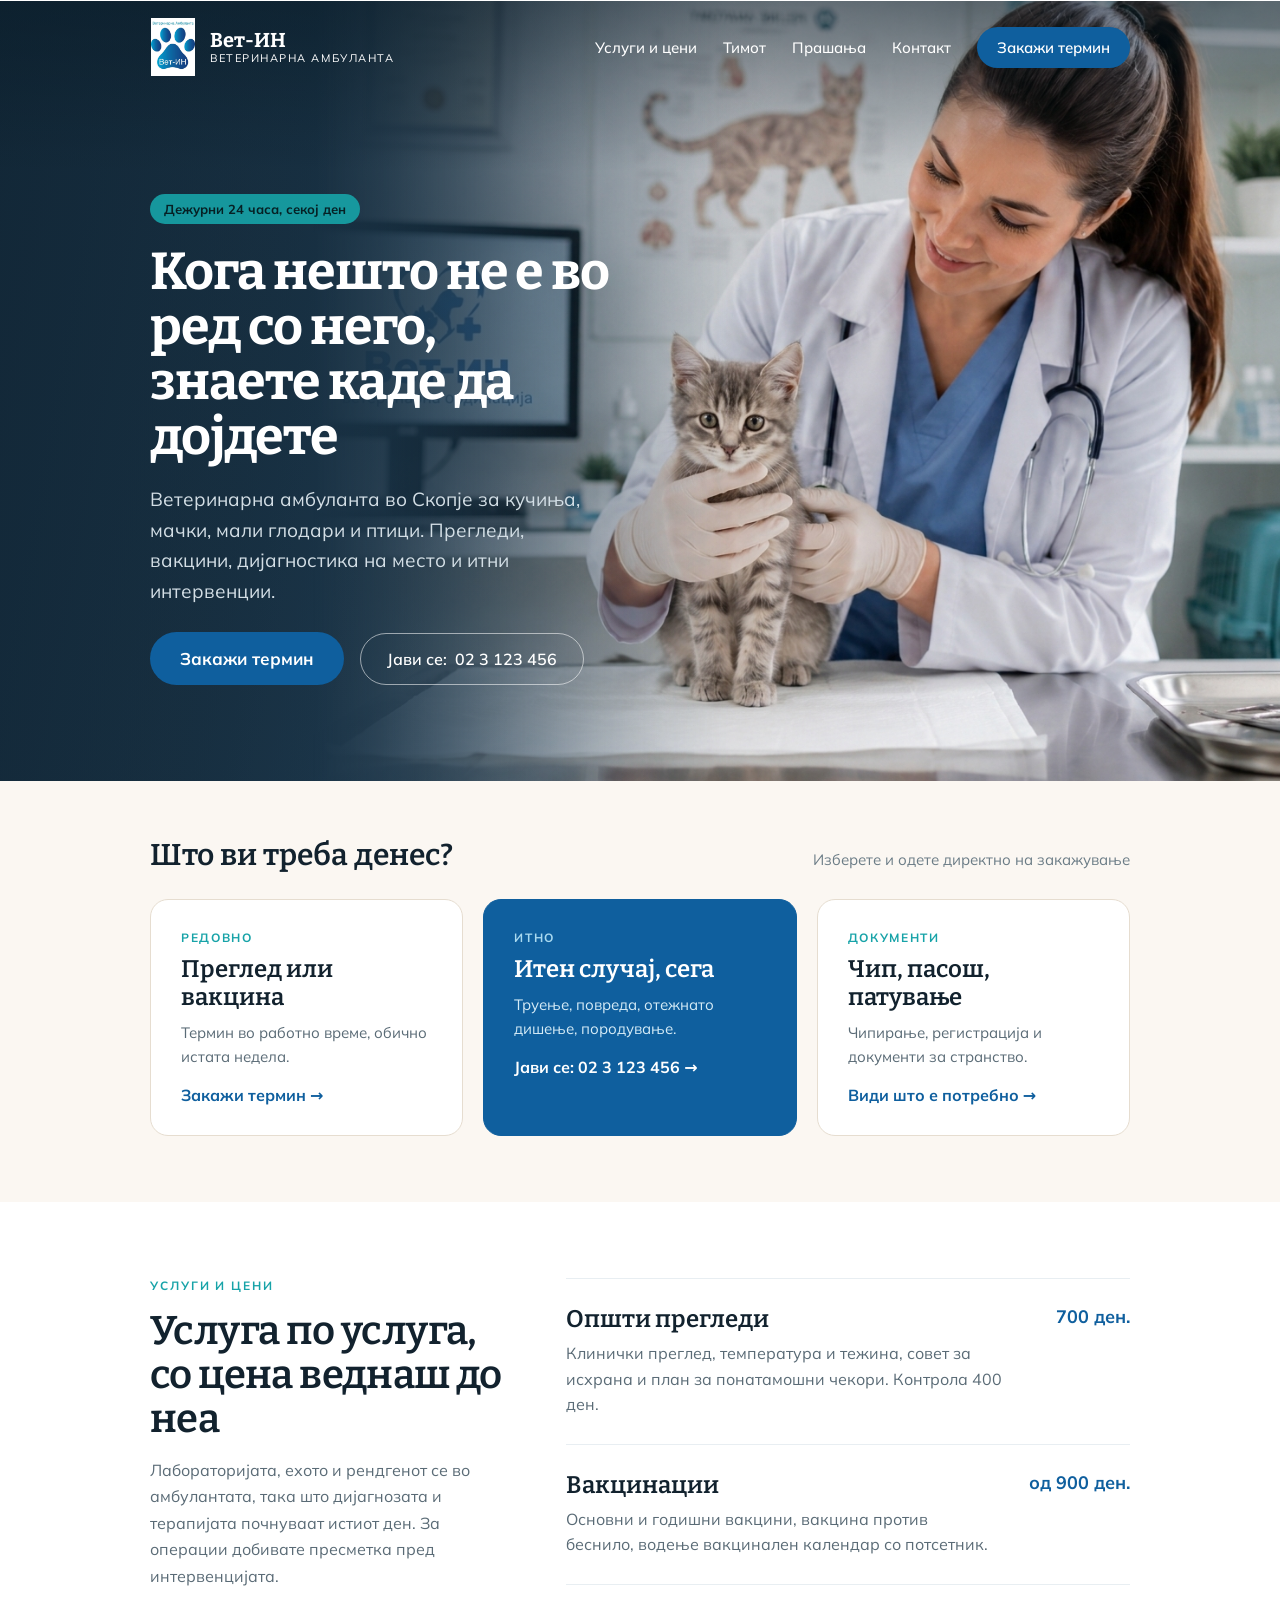
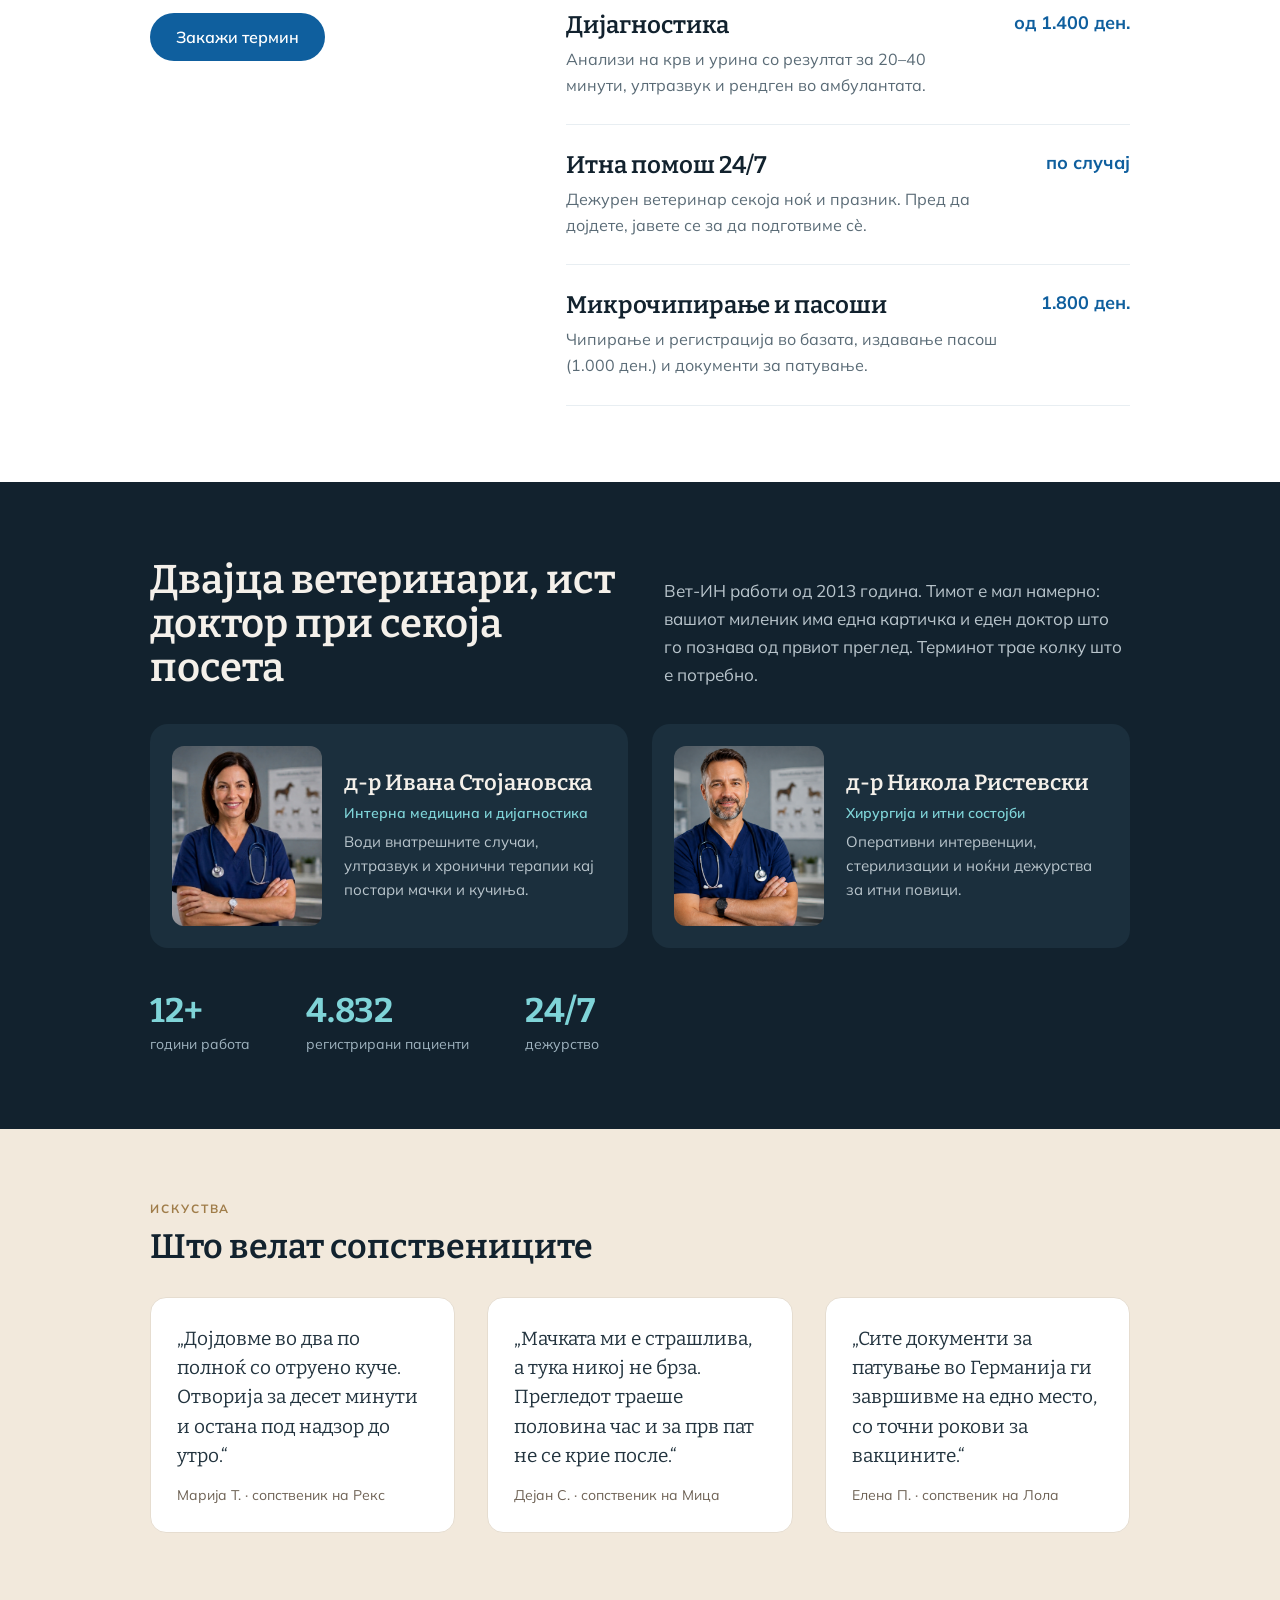
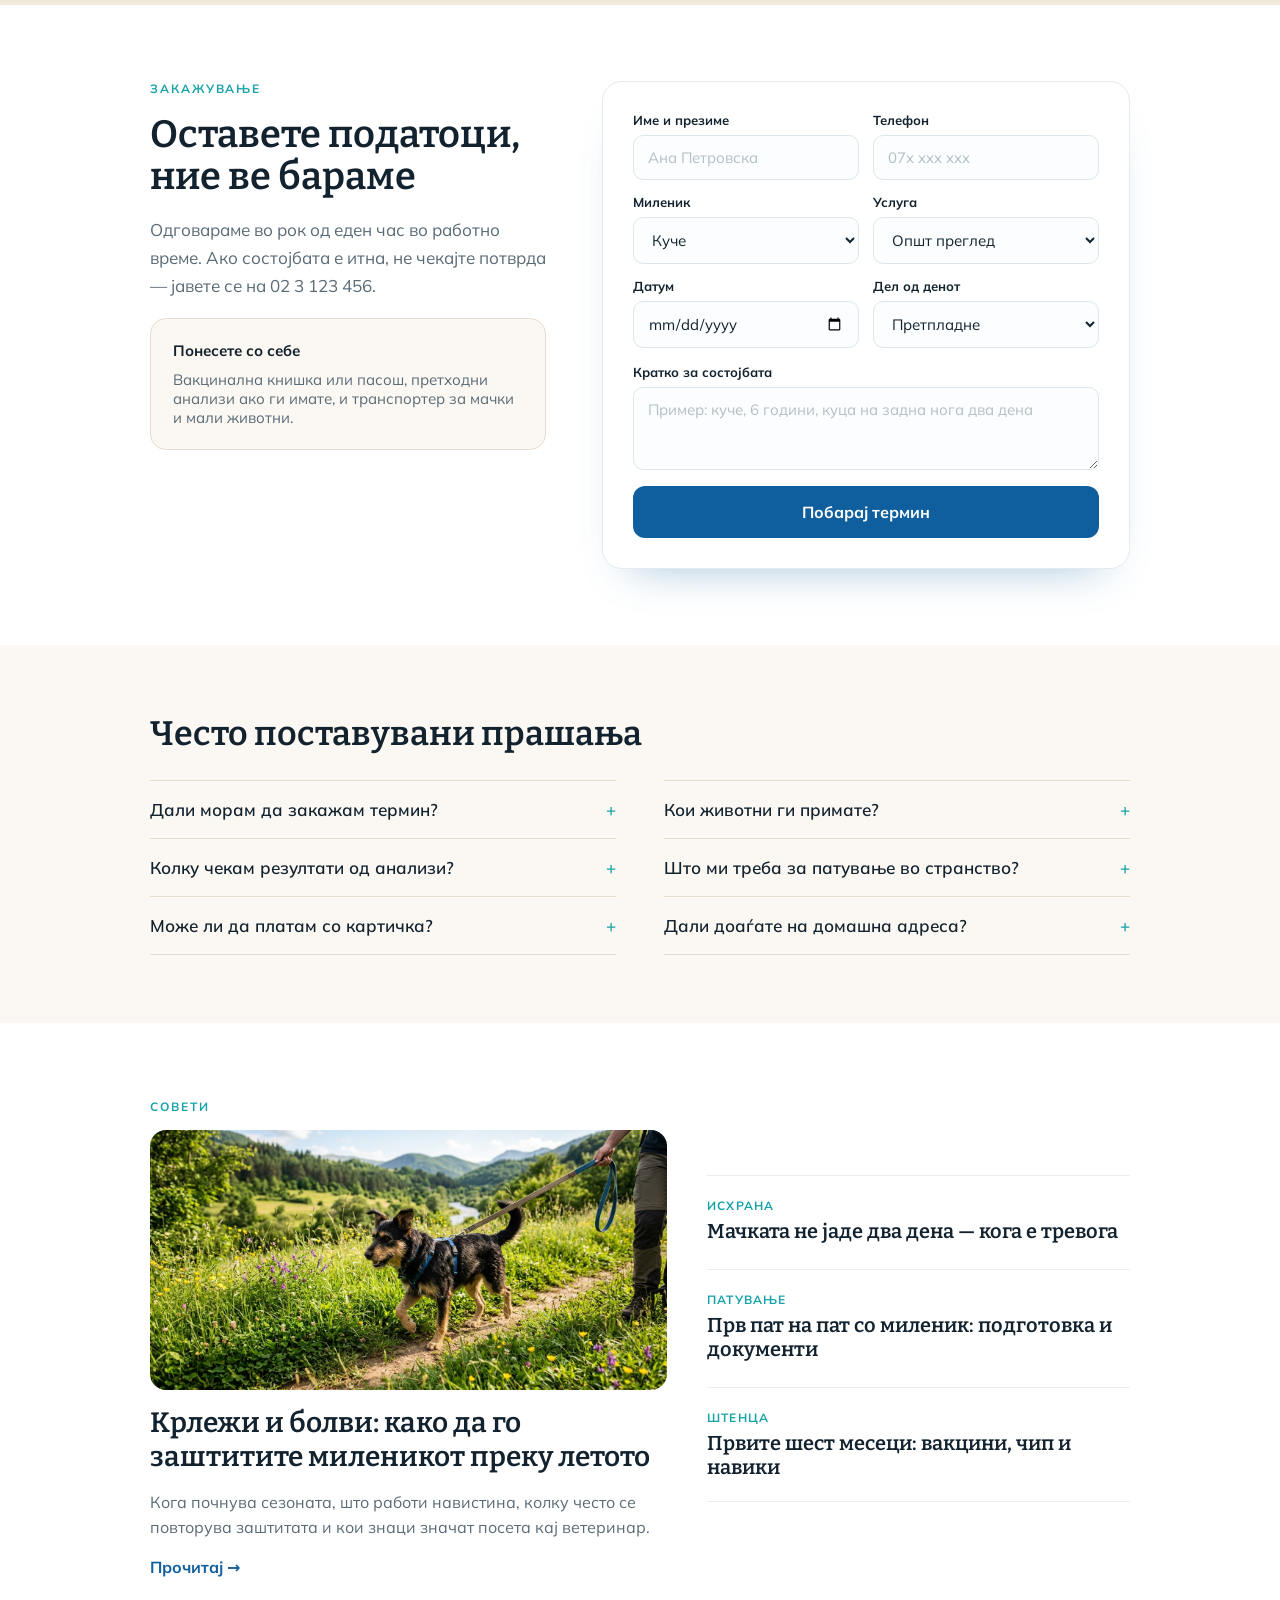
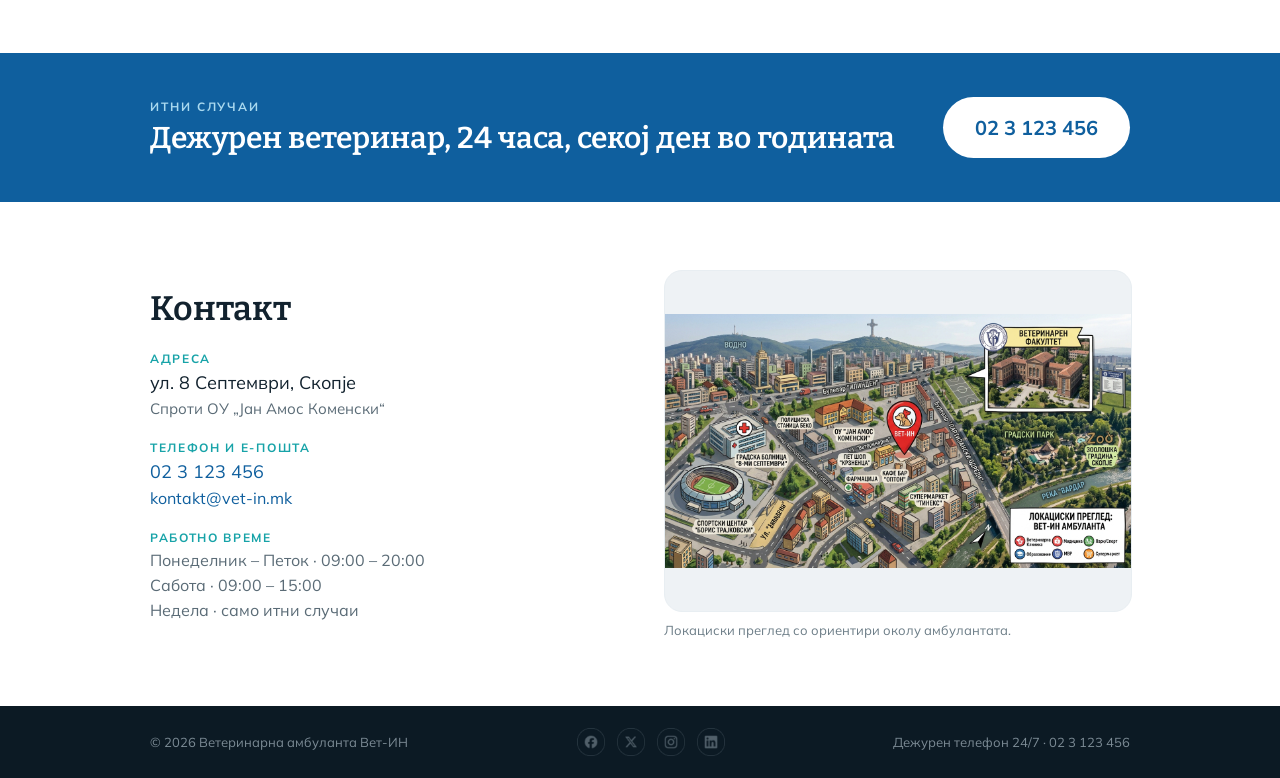
<file: mobile.html>
<!DOCTYPE html>
<html lang="mk">
<head>
<meta charset="utf-8">
<meta name="viewport" content="width=device-width, initial-scale=1">
<title>Вет-ИН, ветеринарна амбуланта во Скопје</title>
<meta name="description" content="Ветеринарна амбуланта Вет-ИН во Скопје. Прегледи, вакцинации, дијагностика и итна помош 24 часа.">
<link rel="preconnect" href="https://fonts.googleapis.com">
<link rel="preconnect" href="https://fonts.gstatic.com" crossorigin>
<link href="https://fonts.googleapis.com/css2?family=Bitter:wght@400;500;600;700&family=Mulish:wght@400;500;600;700&display=swap" rel="stylesheet">
<link rel="stylesheet" href="style.css">
<script>
(function () {
  try {
    if (location.search.indexOf('full') > -1) return;
    var s = (window.screen && window.screen.width) ? window.screen.width : 0;
    var coarse = window.matchMedia && window.matchMedia('(hover: none) and (pointer: coarse)').matches;
    if (!coarse && s >= 1024 && window.innerWidth >= 1024) location.replace('index.html' + location.hash);
  } catch (e) {}
})();
</script>
<script>window.OM = {"mobile":true,"landing":true};</script>
</head>
<body>
<div id="page" style="width: 100%; max-width: 430px; margin: 0 auto; background: #ffffff; padding-bottom: 84px">

  <div data-nav="1" style="display: flex; align-items: center; justify-content: space-between; gap: 12px; padding: 12px 20px; margin-bottom: -70px; background: rgba(255,255,255,.45); backdrop-filter: saturate(180%) blur(14px); -webkit-backdrop-filter: saturate(180%) blur(14px); border-bottom: 1px solid rgba(18,34,46,.08); position: sticky; top: 0; z-index: 20">
    <a href="#" title="Врати се на почеток" style="display: flex; align-items: center; gap: 10px; color: #12222e; cursor: pointer">
      <img src="assets/logo.jpg" alt="Вет-ИН" style="width: 36px; height: 46px; object-fit: contain">
      <div style="display: flex; flex-direction: column; line-height: 1.1">
        <span style="font-family: Bitter, serif; font-size: 18px; font-weight: 700; color: #0f5f9e">Вет-ИН</span>
        <span style="font-size: 9px; letter-spacing: .12em; text-transform: uppercase; color: #7c8b95">Ветеринарна амбуланта</span>
      </div>
    </a>
    <a href="tel:02 3 123 456" style="display: inline-flex; align-items: center; min-height: 44px; padding: 0 18px; border: 1.5px solid #0f5f9e; border-radius: 999px; font-size: 15px; font-weight: 700">Јави се</a>
  </div>

  <div style="position: relative">
    <img src="assets/hero.jpg" alt="Ветеринар при преглед на маче во Вет-ИН" style="width: 100%; height: 320px; object-fit: cover; object-position: 38% 32%; display: block">
    <div style="position: absolute; inset: 0; background: linear-gradient(180deg, rgba(8,26,38,.5) 0%, rgba(8,26,38,.28) 26%, rgba(8,26,38,.55) 62%, rgba(8,26,38,.9) 100%)"></div>
    <span style="position: absolute; top: 86px; left: 20px; padding: 7px 13px; background: rgba(23,163,168,.94); color: #062024; border-radius: 999px; font-size: 12px; font-weight: 700">Дежурни 24 часа, секој ден</span>
  </div>

  <div style="display: flex; flex-direction: column; gap: 16px; padding: 24px 20px 30px; background: #12222e; color: #f4f0ea">
    <h1 style="margin: 0; font-family: Bitter, serif; font-size: 32px; line-height: 1.12; font-weight: 700; letter-spacing: -.015em; text-wrap: pretty">Кога нешто не е во ред со него, знаете каде да дојдете</h1>
    <p style="margin: 0; font-size: 16px; line-height: 1.6; color: #c4d0d8">Ветеринарна амбуланта во Скопје за кучиња, мачки, мали глодари и птици. Прегледи, вакцини, дијагностика на место и итни интервенции.</p>
    <div style="display: flex; flex-direction: column; gap: 10px; padding-top: 4px">
      <a href="#m-termin" style="display: flex; align-items: center; justify-content: center; min-height: 52px; background: #0f5f9e; color: #ffffff; border-radius: 14px; font-size: 17px; font-weight: 700">Закажи термин</a>
      <a href="tel:02 3 123 456" style="display: flex; align-items: center; justify-content: center; gap: 8px; min-height: 52px; border: 1.5px solid rgba(255,255,255,.45); border-radius: 14px; color: #ffffff; font-size: 16px; font-weight: 600"><span>Јави се:</span><span>02 3 123 456</span></a>
    </div>
  </div>

  <div style="display: flex; flex-direction: column; gap: 14px; padding: 30px 20px; background: #fbf7f2">
    <h2 style="margin: 0; font-family: Bitter, serif; font-size: 24px; font-weight: 600">Што ви треба денес?</h2>
    <a href="#m-termin" style="display: flex; flex-direction: column; gap: 6px; padding: 20px; background: #ffffff; border: 1px solid #e6ddd0; border-radius: 16px; color: #12222e">
      <span style="font-size: 11px; letter-spacing: .14em; text-transform: uppercase; color: #17a3a8; font-weight: 700">Редовно</span>
      <span style="font-family: Bitter, serif; font-size: 20px; font-weight: 600">Преглед или вакцина</span>
      <span style="font-size: 15px; line-height: 1.55; color: #5a6b76">Термин во работно време, обично истата недела.</span>
      <span style="font-weight: 700; color: #0f5f9e; padding-top: 4px">Закажи термин →</span>
    </a>
    <a href="tel:02 3 123 456" style="display: flex; flex-direction: column; gap: 6px; padding: 20px; background: #0f5f9e; border-radius: 16px; color: #ffffff">
      <span style="font-size: 11px; letter-spacing: .14em; text-transform: uppercase; color: #a9d9ef; font-weight: 700">Итно</span>
      <span style="font-family: Bitter, serif; font-size: 20px; font-weight: 600">Итен случај, сега</span>
      <span style="font-size: 15px; line-height: 1.55; color: #d6ecf7">Труење, повреда, отежнато дишење, породување.</span>
      <span style="font-weight: 700; padding-top: 4px">Јави се: 02 3 123 456 →</span>
    </a>
    <a href="#m-uslugi" style="display: flex; flex-direction: column; gap: 6px; padding: 20px; background: #ffffff; border: 1px solid #e6ddd0; border-radius: 16px; color: #12222e">
      <span style="font-size: 11px; letter-spacing: .14em; text-transform: uppercase; color: #17a3a8; font-weight: 700">Документи</span>
      <span style="font-family: Bitter, serif; font-size: 20px; font-weight: 600">Чип, пасош, патување</span>
      <span style="font-size: 15px; line-height: 1.55; color: #5a6b76">Чипирање, регистрација и документи за странство.</span>
      <span style="font-weight: 700; color: #0f5f9e; padding-top: 4px">Види што е потребно →</span>
    </a>
  </div>

  <div id="m-uslugi" style="display: flex; flex-direction: column; gap: 18px; padding: 34px 20px">
    <div style="display: flex; flex-direction: column; gap: 10px">
      <span style="font-size: 11px; letter-spacing: .16em; text-transform: uppercase; color: #17a3a8; font-weight: 700">Услуги и цени</span>
      <h2 style="margin: 0; font-family: Bitter, serif; font-size: 26px; line-height: 1.15; font-weight: 600">Услуга по услуга, со цена веднаш до неа</h2>
      <p style="margin: 0; font-size: 15px; line-height: 1.6; color: #5a6b76">Лабораторијата, ехото и рендгенот се во амбулантата, така што дијагнозата и терапијата почнуваат истиот ден.</p>
    </div>
    <div style="display: flex; flex-direction: column">
      <div style="display: flex; flex-direction: column; gap: 6px; padding: 18px 0; border-top: 1px solid #e8eef2">
        <div style="display: flex; align-items: baseline; justify-content: space-between; gap: 14px">
          <h3 style="margin: 0; font-family: Bitter, serif; font-size: 20px; font-weight: 600">Општи прегледи</h3>
          <span style="font-size: 16px; font-weight: 700; color: #0f5f9e; white-space: nowrap">700 ден.</span>
        </div>
        <p style="margin: 0; font-size: 15px; line-height: 1.55; color: #5a6b76">Клинички преглед, температура и тежина, совет за исхрана. Контрола 400 ден.</p>
      </div>
      <div style="display: flex; flex-direction: column; gap: 6px; padding: 18px 0; border-top: 1px solid #e8eef2">
        <div style="display: flex; align-items: baseline; justify-content: space-between; gap: 14px">
          <h3 style="margin: 0; font-family: Bitter, serif; font-size: 20px; font-weight: 600">Вакцинации</h3>
          <span style="font-size: 16px; font-weight: 700; color: #0f5f9e; white-space: nowrap">од 900 ден.</span>
        </div>
        <p style="margin: 0; font-size: 15px; line-height: 1.55; color: #5a6b76">Основни и годишни вакцини, вакцина против беснило, вакцинален календар со потсетник.</p>
      </div>
      <div style="display: flex; flex-direction: column; gap: 6px; padding: 18px 0; border-top: 1px solid #e8eef2">
        <div style="display: flex; align-items: baseline; justify-content: space-between; gap: 14px">
          <h3 style="margin: 0; font-family: Bitter, serif; font-size: 20px; font-weight: 600">Дијагностика</h3>
          <span style="font-size: 16px; font-weight: 700; color: #0f5f9e; white-space: nowrap">од 1.400 ден.</span>
        </div>
        <p style="margin: 0; font-size: 15px; line-height: 1.55; color: #5a6b76">Анализи на крв и урина со резултат за 20–40 минути, ултразвук и рендген во амбулантата.</p>
      </div>
      <div style="display: flex; flex-direction: column; gap: 6px; padding: 18px 0; border-top: 1px solid #e8eef2">
        <div style="display: flex; align-items: baseline; justify-content: space-between; gap: 14px">
          <h3 style="margin: 0; font-family: Bitter, serif; font-size: 20px; font-weight: 600">Итна помош 24/7</h3>
          <span style="font-size: 16px; font-weight: 700; color: #0f5f9e; white-space: nowrap">по случај</span>
        </div>
        <p style="margin: 0; font-size: 15px; line-height: 1.55; color: #5a6b76">Дежурен ветеринар секоја ноќ и празник. Пред да дојдете, јавете се за да подготвиме сè.</p>
      </div>
      <div style="display: flex; flex-direction: column; gap: 6px; padding: 18px 0; border-top: 1px solid #e8eef2; border-bottom: 1px solid #e8eef2">
        <div style="display: flex; align-items: baseline; justify-content: space-between; gap: 14px">
          <h3 style="margin: 0; font-family: Bitter, serif; font-size: 20px; font-weight: 600">Микрочипирање и пасоши</h3>
          <span style="font-size: 16px; font-weight: 700; color: #0f5f9e; white-space: nowrap">1.800 ден.</span>
        </div>
        <p style="margin: 0; font-size: 15px; line-height: 1.55; color: #5a6b76">Чипирање и регистрација во базата, издавање пасош (1.000 ден.) и документи за патување.</p>
      </div>
    </div>
  </div>

  <div id="m-tim" style="display: flex; flex-direction: column; gap: 20px; padding: 34px 20px; background: #12222e; color: #f4f0ea">
    <h2 style="margin: 0; font-family: Bitter, serif; font-size: 26px; line-height: 1.15; font-weight: 600">Двајца ветеринари, ист доктор при секоја посета</h2>
    <p style="margin: 0; font-size: 16px; line-height: 1.6; color: #b9c5cc">Вет-ИН работи од 2013 година. Тимот е мал намерно: вашиот миленик има една картичка и еден доктор што го познава од првиот преглед.</p>
    <div style="display: flex; flex-direction: column; gap: 14px">
      <div style="display: flex; gap: 16px; align-items: center; padding: 16px; background: #1b2f3d; border-radius: 16px">
        <img src="assets/vet-2.jpg" alt="д-р Ивана Стојановска" style="width: 96px; height: 118px; object-fit: cover; border-radius: 10px; flex-shrink: 0; display: block">
        <div style="display: flex; flex-direction: column; gap: 5px">
          <span style="font-family: Bitter, serif; font-size: 18px; font-weight: 600">д-р Ивана Стојановска</span>
          <span style="font-size: 13px; color: #7fd4d8; font-weight: 600">Интерна медицина и дијагностика</span>
          <p style="margin: 0; font-size: 14px; line-height: 1.5; color: #b9c5cc">Внатрешни случаи, ултразвук и хронични терапии.</p>
        </div>
      </div>
      <div style="display: flex; gap: 16px; align-items: center; padding: 16px; background: #1b2f3d; border-radius: 16px">
        <img src="assets/vet-1.png" alt="д-р Никола Ристевски" style="width: 96px; height: 118px; object-fit: cover; border-radius: 10px; flex-shrink: 0; display: block">
        <div style="display: flex; flex-direction: column; gap: 5px">
          <span style="font-family: Bitter, serif; font-size: 18px; font-weight: 600">д-р Никола Ристевски</span>
          <span style="font-size: 13px; color: #7fd4d8; font-weight: 600">Хирургија и итни состојби</span>
          <p style="margin: 0; font-size: 14px; line-height: 1.5; color: #b9c5cc">Операции, стерилизации и ноќни дежурства.</p>
        </div>
      </div>
    </div>
    <div style="display: flex; justify-content: space-between; gap: 12px; padding-top: 4px">
      <div style="display: flex; flex-direction: column; gap: 2px">
        <span style="font-family: Bitter, serif; font-size: 26px; font-weight: 700; color: #7fd4d8">12+</span>
        <span style="font-size: 13px; color: #9fb3bf">години работа</span>
      </div>
      <div style="display: flex; flex-direction: column; gap: 2px">
        <span style="font-family: Bitter, serif; font-size: 26px; font-weight: 700; color: #7fd4d8">4.900</span>
        <span style="font-size: 13px; color: #9fb3bf">пациенти</span>
      </div>
      <div style="display: flex; flex-direction: column; gap: 2px">
        <span style="font-family: Bitter, serif; font-size: 26px; font-weight: 700; color: #7fd4d8">24/7</span>
        <span style="font-size: 13px; color: #9fb3bf">дежурство</span>
      </div>
    </div>
  </div>

  <div style="display: flex; flex-direction: column; gap: 20px; padding: 34px 20px; background: #f2e9dc">
    <div style="display: flex; flex-direction: column; gap: 8px">
      <span style="font-size: 11px; letter-spacing: .16em; text-transform: uppercase; color: #a07d4a; font-weight: 700">Искуства</span>
      <h2 style="margin: 0; font-family: Bitter, serif; font-size: 26px; font-weight: 600">Што велат сопствениците</h2>
    </div>
    <p style="margin: 0; padding: 20px; background: #ffffff; border: 1px solid #e6ddd0; border-radius: 16px; font-family: Bitter, serif; font-size: 17px; line-height: 1.55; color: #23343f">„Дојдовме во два по полноќ со отруено куче. Отворија за десет минути и остана под надзор до утро.“<span style="display: block; margin-top: 10px; font-family: Mulish, sans-serif; font-size: 13px; color: #6e6255">Марија Т. · сопственик на Рекс</span></p>
    <p style="margin: 0; padding: 20px; background: #ffffff; border: 1px solid #e6ddd0; border-radius: 16px; font-family: Bitter, serif; font-size: 17px; line-height: 1.55; color: #23343f">„Мачката ми е страшлива, а тука никој не брза. Прегледот траеше половина час и за прв пат не се крие после.“<span style="display: block; margin-top: 10px; font-family: Mulish, sans-serif; font-size: 13px; color: #6e6255">Дејан С. · сопственик на Мица</span></p>
    <p style="margin: 0; padding: 20px; background: #ffffff; border: 1px solid #e6ddd0; border-radius: 16px; font-family: Bitter, serif; font-size: 17px; line-height: 1.55; color: #23343f">„Сите документи за патување во Германија ги завршивме на едно место, со точни рокови за вакцините.“<span style="display: block; margin-top: 10px; font-family: Mulish, sans-serif; font-size: 13px; color: #6e6255">Елена П. · сопственик на Лола</span></p>
  </div>

  <div id="m-termin" style="display: flex; flex-direction: column; gap: 16px; padding: 34px 20px">
    <span style="font-size: 11px; letter-spacing: .16em; text-transform: uppercase; color: #17a3a8; font-weight: 700">Закажување</span>
    <h2 style="margin: 0; font-family: Bitter, serif; font-size: 26px; line-height: 1.15; font-weight: 600">Оставете податоци, ние ве бараме</h2>
    <p style="margin: 0; font-size: 15px; line-height: 1.6; color: #5a6b76">Одговараме во рок од еден час во работно време. Ако состојбата е итна, не чекајте потврда — јавете се на 02 3 123 456.</p>
    <div style="display: flex; flex-direction: column; gap: 14px; padding: 20px; background: #ffffff; border: 1px solid #e3ebf0; border-radius: 18px; box-shadow: 0 18px 34px -26px rgba(15,95,158,.5)">
      <label style="display: flex; flex-direction: column; gap: 6px; font-size: 13px; font-weight: 600; color: #47585f">Име и презиме
        <input type="text" placeholder="Ана Петровска" style="min-height: 48px; padding: 0 14px; border: 1px solid #dde6ec; border-radius: 12px; font-size: 16px; color: #12222e; background: #fbfdfe">
      </label>
      <label style="display: flex; flex-direction: column; gap: 6px; font-size: 13px; font-weight: 600; color: #47585f">Телефон
        <input type="tel" placeholder="07x xxx xxx" style="min-height: 48px; padding: 0 14px; border: 1px solid #dde6ec; border-radius: 12px; font-size: 16px; color: #12222e; background: #fbfdfe">
      </label>
      <div style="display: grid; grid-template-columns: 1fr 1fr; gap: 12px">
        <label style="display: flex; flex-direction: column; gap: 6px; font-size: 13px; font-weight: 600; color: #47585f">Миленик
          <select style="min-height: 48px; padding: 0 10px; border: 1px solid #dde6ec; border-radius: 12px; font-size: 16px; color: #12222e; background: #fbfdfe">
            <option>Куче</option>
            <option>Мачка</option>
            <option>Мал глодар</option>
            <option>Птица</option>
          </select>
        </label>
        <label style="display: flex; flex-direction: column; gap: 6px; font-size: 13px; font-weight: 600; color: #47585f">Услуга
          <select style="min-height: 48px; padding: 0 10px; border: 1px solid #dde6ec; border-radius: 12px; font-size: 16px; color: #12222e; background: #fbfdfe">
            <option>Општ преглед</option>
            <option>Вакцина</option>
            <option>Дијагностика</option>
            <option>Чип и пасош</option>
          </select>
        </label>
        <label style="display: flex; flex-direction: column; gap: 6px; font-size: 13px; font-weight: 600; color: #47585f">Датум
          <input type="date" style="min-height: 48px; padding: 0 10px; border: 1px solid #dde6ec; border-radius: 12px; font-size: 16px; color: #12222e; background: #fbfdfe">
        </label>
        <label style="display: flex; flex-direction: column; gap: 6px; font-size: 13px; font-weight: 600; color: #47585f">Дел од денот
          <select style="min-height: 48px; padding: 0 10px; border: 1px solid #dde6ec; border-radius: 12px; font-size: 16px; color: #12222e; background: #fbfdfe">
            <option>Претпладне</option>
            <option>Попладне</option>
            <option>Сеедно</option>
          </select>
        </label>
      </div>
      <label style="display: flex; flex-direction: column; gap: 6px; font-size: 13px; font-weight: 600; color: #47585f">Кратко за состојбата
        <textarea rows="3" placeholder="Пример: куче, 6 години, куца на задна нога два дена" style="padding: 12px 14px; border: 1px solid #dde6ec; border-radius: 12px; font-size: 16px; color: #12222e; background: #fbfdfe; resize: vertical"></textarea>
      </label>
      <button type="button" style="min-height: 52px; background: #0f5f9e; color: #ffffff; border: none; border-radius: 14px; font-size: 17px; font-weight: 700; cursor: pointer">Побарај термин</button>
    </div>
    <div style="display: flex; flex-direction: column; gap: 8px; padding: 18px; background: #fbf7f2; border: 1px solid #e6ddd0; border-radius: 16px">
      <span style="font-size: 15px; font-weight: 700">Понесете со себе</span>
      <span style="font-size: 15px; line-height: 1.55; color: #5a6b76">Вакцинална книшка или пасош, претходни анализи ако ги имате, и транспортер за мачки и мали животни.</span>
    </div>
  </div>

  <div id="m-cpp" style="display: flex; flex-direction: column; gap: 14px; padding: 34px 20px; background: #fbf7f2">
    <h2 style="margin: 0; font-family: Bitter, serif; font-size: 26px; font-weight: 600">Често поставувани прашања</h2>
    <div style="display: flex; flex-direction: column">
      <details style="border-top: 1px solid #e6ddd0">
        <summary style="display: flex; justify-content: space-between; gap: 14px; padding: 16px 0; font-size: 16px; font-weight: 600; min-height: 20px">Дали морам да закажам термин?<span style="color: #17a3a8">+</span></summary>
        <p style="margin: 0 0 16px; font-size: 15px; line-height: 1.6; color: #5a6b76">Препорачано е, за да не чекате. Примаме и без термин во работно време, а итните случаи имаат приоритет секогаш.</p>
      </details>
      <details style="border-top: 1px solid #e6ddd0">
        <summary style="display: flex; justify-content: space-between; gap: 14px; padding: 16px 0; font-size: 16px; font-weight: 600">Кои животни ги примате?<span style="color: #17a3a8">+</span></summary>
        <p style="margin: 0 0 16px; font-size: 15px; line-height: 1.6; color: #5a6b76">Кучиња, мачки, мали глодари и птици. За егзотични видови јавете се однапред.</p>
      </details>
      <details style="border-top: 1px solid #e6ddd0">
        <summary style="display: flex; justify-content: space-between; gap: 14px; padding: 16px 0; font-size: 16px; font-weight: 600">Колку чекам резултати од анализи?<span style="color: #17a3a8">+</span></summary>
        <p style="margin: 0 0 16px; font-size: 15px; line-height: 1.6; color: #5a6b76">Основните анализи се готови за 20 до 40 минути, додека сте кај нас. Специфични тестови траат два до три дена.</p>
      </details>
      <details style="border-top: 1px solid #e6ddd0">
        <summary style="display: flex; justify-content: space-between; gap: 14px; padding: 16px 0; font-size: 16px; font-weight: 600">Што ми треба за патување во странство?<span style="color: #17a3a8">+</span></summary>
        <p style="margin: 0 0 16px; font-size: 15px; line-height: 1.6; color: #5a6b76">Микрочип, важечка вакцина против беснило дадена најмалку 21 ден пред патувањето и здравствен преглед.</p>
      </details>
      <details style="border-top: 1px solid #e6ddd0">
        <summary style="display: flex; justify-content: space-between; gap: 14px; padding: 16px 0; font-size: 16px; font-weight: 600">Може ли да платам со картичка?<span style="color: #17a3a8">+</span></summary>
        <p style="margin: 0 0 16px; font-size: 15px; line-height: 1.6; color: #5a6b76">Да, примаме картички и готовина. За поголеми интервенции можно е плаќање на рати.</p>
      </details>
      <details style="border-top: 1px solid #e6ddd0; border-bottom: 1px solid #e6ddd0">
        <summary style="display: flex; justify-content: space-between; gap: 14px; padding: 16px 0; font-size: 16px; font-weight: 600">Дали доаѓате на домашна адреса?<span style="color: #17a3a8">+</span></summary>
        <p style="margin: 0 0 16px; font-size: 15px; line-height: 1.6; color: #5a6b76">Во посебни случаи, за животни што не можат да се транспортираат. Договорот се прави по телефон.</p>
      </details>
    </div>
  </div>

  
  <div style="display: flex; flex-direction: column; gap: 14px; padding: 34px 20px">
    <span style="font-size: 11px; letter-spacing: .16em; text-transform: uppercase; color: #17a3a8; font-weight: 700">Совети</span>
    <img src="assets/kuche-proshetka.jpg" alt="Куче на прошетка во природа" style="width: 100%; height: 200px; object-fit: cover; object-position: center 55%; border-radius: 16px; display: block">
    <h3 style="margin: 0; font-family: Bitter, serif; font-size: 22px; line-height: 1.2; font-weight: 600">Крлежи и болви: како да го заштитите миленикот преку летото</h3>
    <p style="margin: 0; font-size: 15px; line-height: 1.6; color: #5a6b76">Кога почнува сезоната, што работи навистина и кои знаци значат посета кај ветеринар.</p>
    <a href="soveti-mobile.html#krlezi" style="font-weight: 700; padding-bottom: 6px">Прочитај →</a>
    <div style="display: flex; flex-direction: column">
      <a href="soveti-mobile.html#ishrana" style="display: flex; flex-direction: column; gap: 4px; padding: 16px 0; border-top: 1px solid #e8eef2; color: #12222e">
        <span style="font-size: 11px; letter-spacing: .1em; text-transform: uppercase; color: #17a3a8; font-weight: 700">Исхрана</span>
        <span style="font-family: Bitter, serif; font-size: 18px; font-weight: 600">Мачката не јаде два дена — кога е тревога</span>
      </a>
      <a href="soveti-mobile.html#patuvanje" style="display: flex; flex-direction: column; gap: 4px; padding: 16px 0; border-top: 1px solid #e8eef2; color: #12222e">
        <span style="font-size: 11px; letter-spacing: .1em; text-transform: uppercase; color: #17a3a8; font-weight: 700">Патување</span>
        <span style="font-family: Bitter, serif; font-size: 18px; font-weight: 600">Прв пат на пат со миленик: подготовка и документи</span>
      </a>
      <a href="soveti-mobile.html#shtenca" style="display: flex; flex-direction: column; gap: 4px; padding: 16px 0; border-top: 1px solid #e8eef2; border-bottom: 1px solid #e8eef2; color: #12222e">
        <span style="font-size: 11px; letter-spacing: .1em; text-transform: uppercase; color: #17a3a8; font-weight: 700">Штенца</span>
        <span style="font-family: Bitter, serif; font-size: 18px; font-weight: 600">Првите шест месеци: вакцини, чип и навики</span>
      </a>
    </div>
  </div>
  

  <div style="display: flex; flex-direction: column; gap: 14px; padding: 30px 20px; background: #0f5f9e; color: #ffffff">
    <span style="font-size: 11px; letter-spacing: .16em; text-transform: uppercase; color: #a9d9ef; font-weight: 700">Итни случаи</span>
    <h2 style="margin: 0; font-family: Bitter, serif; font-size: 24px; line-height: 1.2; font-weight: 600">Дежурен ветеринар, 24 часа, секој ден во годината</h2>
    <a href="tel:02 3 123 456" style="display: flex; align-items: center; justify-content: center; min-height: 52px; background: #ffffff; color: #0f5f9e; border-radius: 14px; font-size: 19px; font-weight: 700">02 3 123 456</a>
  </div>

  <div id="m-kontakt" style="display: flex; flex-direction: column; gap: 18px; padding: 34px 20px">
    <h2 style="margin: 0; font-family: Bitter, serif; font-size: 26px; font-weight: 600">Контакт</h2>
    <div style="display: flex; flex-direction: column; gap: 4px">
      <span style="font-size: 11px; letter-spacing: .14em; text-transform: uppercase; color: #17a3a8; font-weight: 700">Адреса</span>
      <span style="font-size: 17px">ул. 8 Септември, Скопје</span>
      <span style="font-size: 14px; color: #5a6b76">Спроти ОУ „Јан Амос Коменски“</span>
    </div>
    <div style="display: flex; flex-direction: column; gap: 4px">
      <span style="font-size: 11px; letter-spacing: .14em; text-transform: uppercase; color: #17a3a8; font-weight: 700">Телефон и е-пошта</span>
      <a href="tel:02 3 123 456" style="font-size: 17px">02 3 123 456</a>
      <a href="mailto:kontakt@vet-in.mk" style="font-size: 15px">kontakt@vet-in.mk</a>
    </div>
    <div style="display: flex; flex-direction: column; gap: 4px">
      <span style="font-size: 11px; letter-spacing: .14em; text-transform: uppercase; color: #17a3a8; font-weight: 700">Работно време</span>
      <span style="font-size: 15px; color: #5a6b76">Понеделник – Петок · 09:00 – 20:00</span>
      <span style="font-size: 15px; color: #5a6b76">Сабота · 09:00 – 15:00</span>
      <span style="font-size: 15px; color: #5a6b76">Недела · само итни случаи</span>
    </div>
    <div style="display: flex; flex-direction: column; gap: 8px">
      <img src="assets/mapa.jpg" alt="Локациски преглед на Вет-ИН амбуланта во Скопје" style="width: 100%; height: auto; display: block; border-radius: 14px; border: 1px solid #e8eef2">
      <span style="font-size: 13px; color: #6b7c86">Локациски преглед со ориентири околу амбулантата.</span>
    </div>
  </div>

  <div style="display: flex; flex-direction: column; gap: 6px; padding: 22px 20px; background: #0c1a24; color: #7c8b95; font-size: 13px">
    <span>© 2026 Ветеринарна амбуланта Вет-ИН</span>
    <span>Дежурен телефон 24/7 · 02 3 123 456</span>
    <div style="display: flex; align-items: center; gap: 14px; padding-top: 10px">
      <a href="#" aria-label="Facebook" style="display: inline-flex"><img src="assets/social-facebook.png" alt="Facebook" style="width: 30px; height: 30px; display: block; opacity: .9"></a>
      <a href="#" aria-label="X" style="display: inline-flex"><img src="assets/social-x.png" alt="X" style="width: 30px; height: 30px; display: block; opacity: .9"></a>
      <a href="#" aria-label="Instagram" style="display: inline-flex"><img src="assets/social-instagram.png" alt="Instagram" style="width: 30px; height: 30px; display: block; opacity: .9"></a>
      <a href="#" aria-label="LinkedIn" style="display: inline-flex"><img src="assets/social-linkedin.png" alt="LinkedIn" style="width: 30px; height: 30px; display: block; opacity: .9"></a>
    </div>
  </div>

  <div style="position: fixed; left: 50%; transform: translateX(-50%); width: 100%; max-width: 430px; bottom: 0; z-index: 30; box-sizing: border-box; display: flex; gap: 10px; padding: 12px 16px; background: rgba(255,255,255,.96); border-top: 1px solid #e8eef2">
    <a href="tel:02 3 123 456" style="display: flex; align-items: center; justify-content: center; flex: 0 0 40%; min-height: 52px; border: 1.5px solid #0f5f9e; border-radius: 14px; font-size: 16px; font-weight: 700">Јави се</a>
    <a href="#m-termin" style="display: flex; align-items: center; justify-content: center; flex: 1; min-height: 52px; background: #0f5f9e; color: #ffffff; border-radius: 14px; font-size: 16px; font-weight: 700">Закажи термин</a>
  </div>

</div>
<script src="script.js"></script>
</body>
</html>
</file>
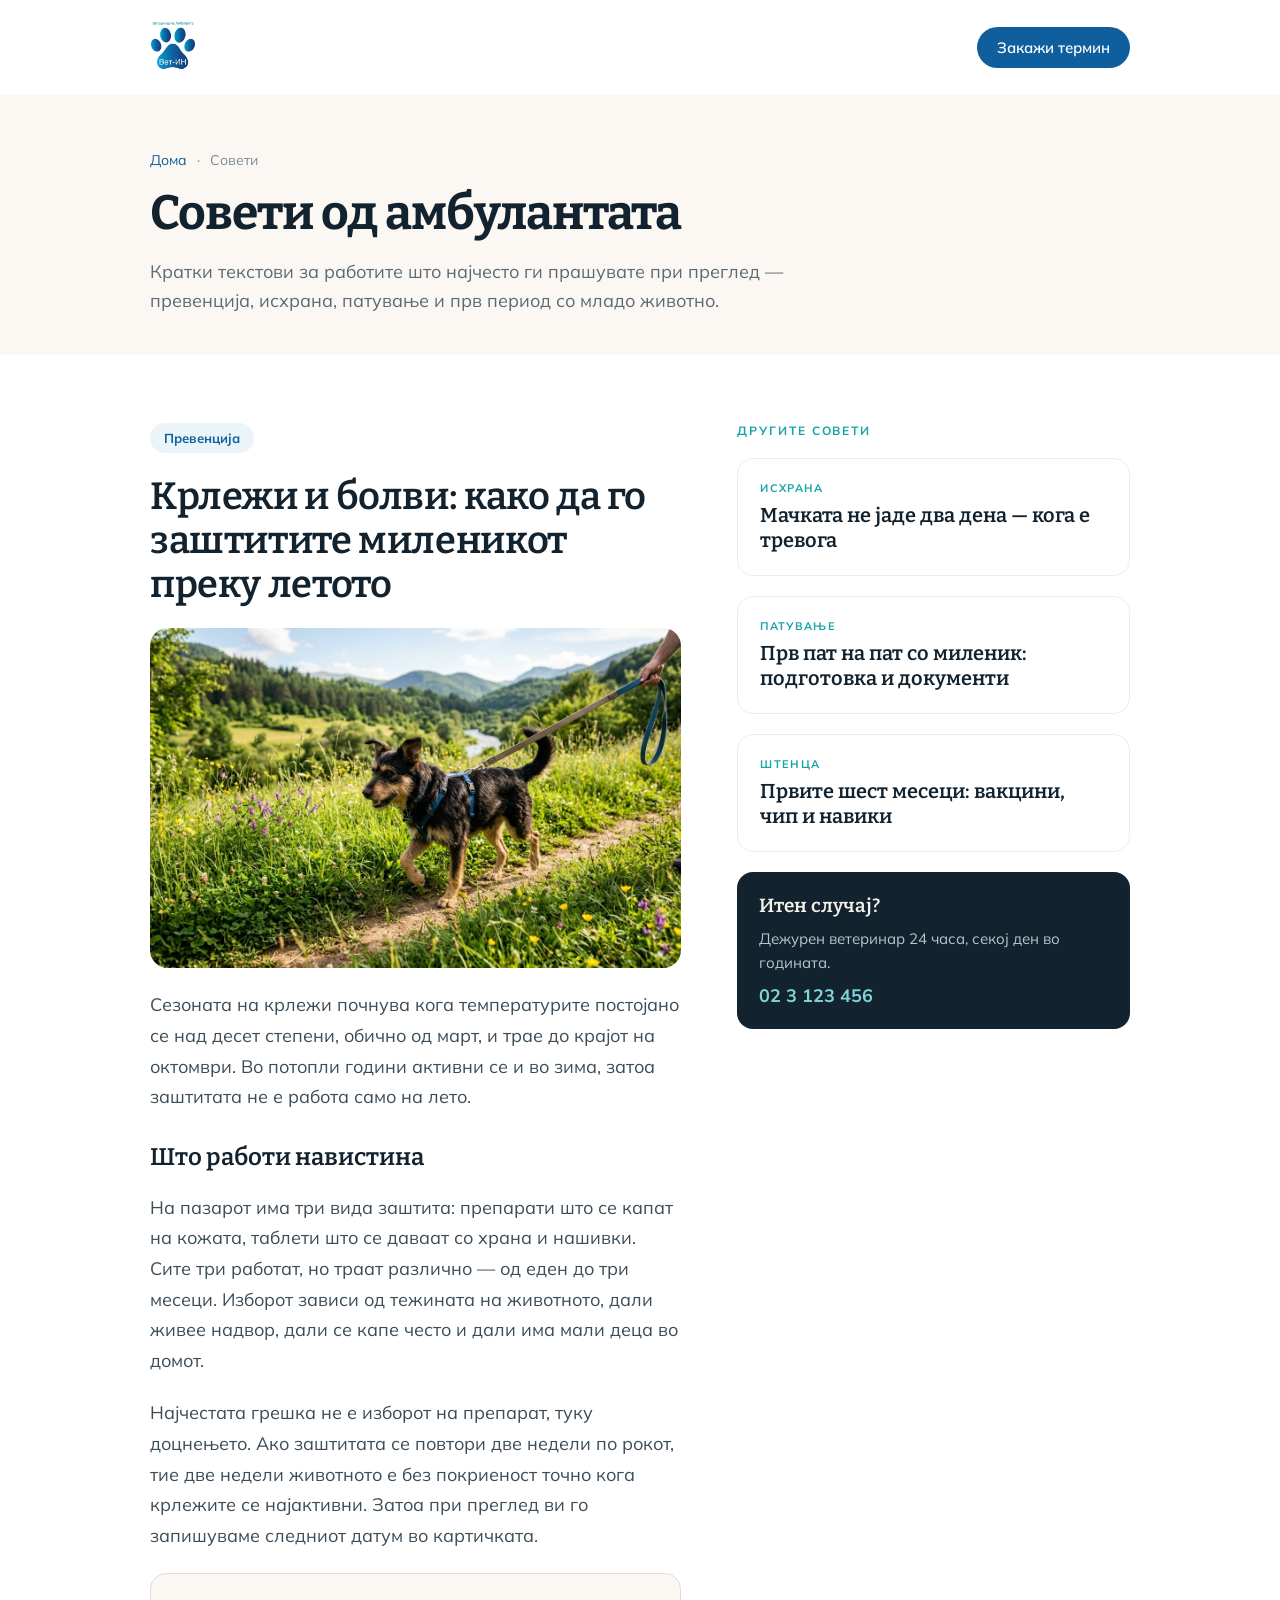
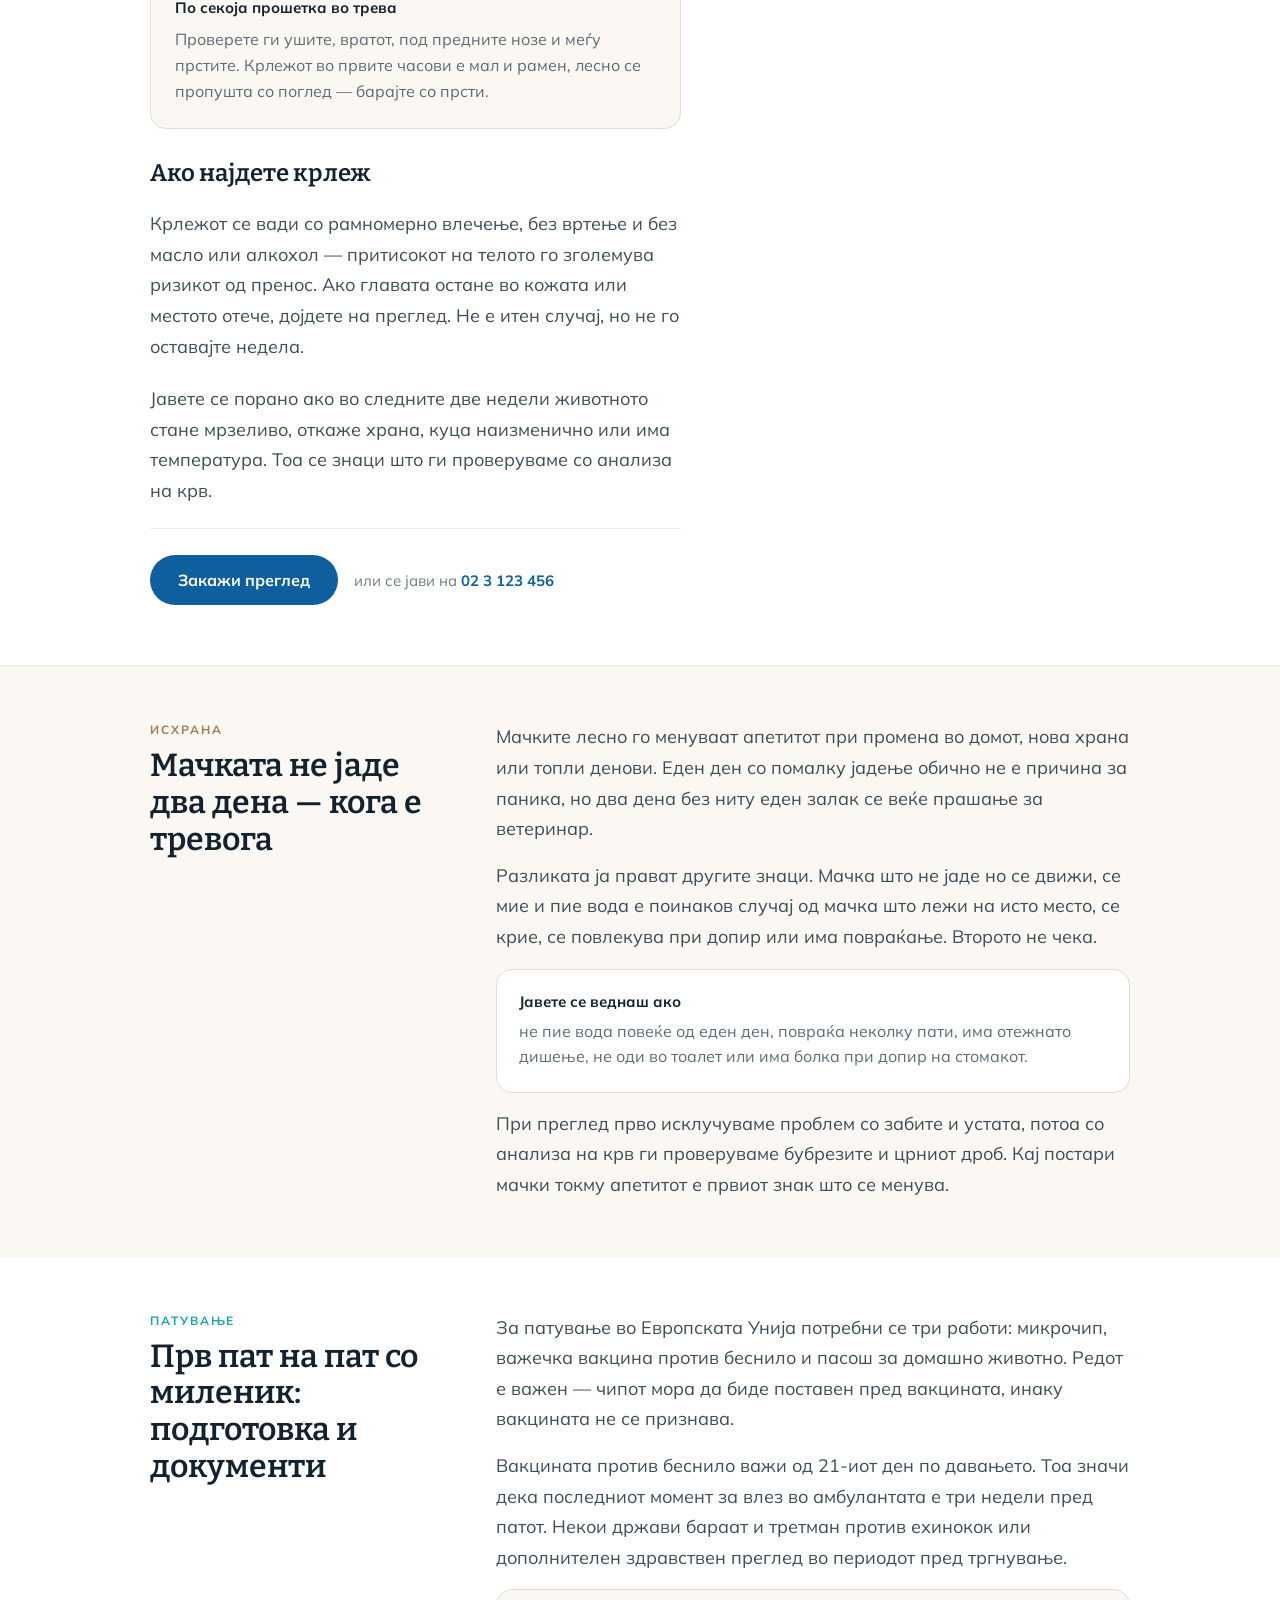
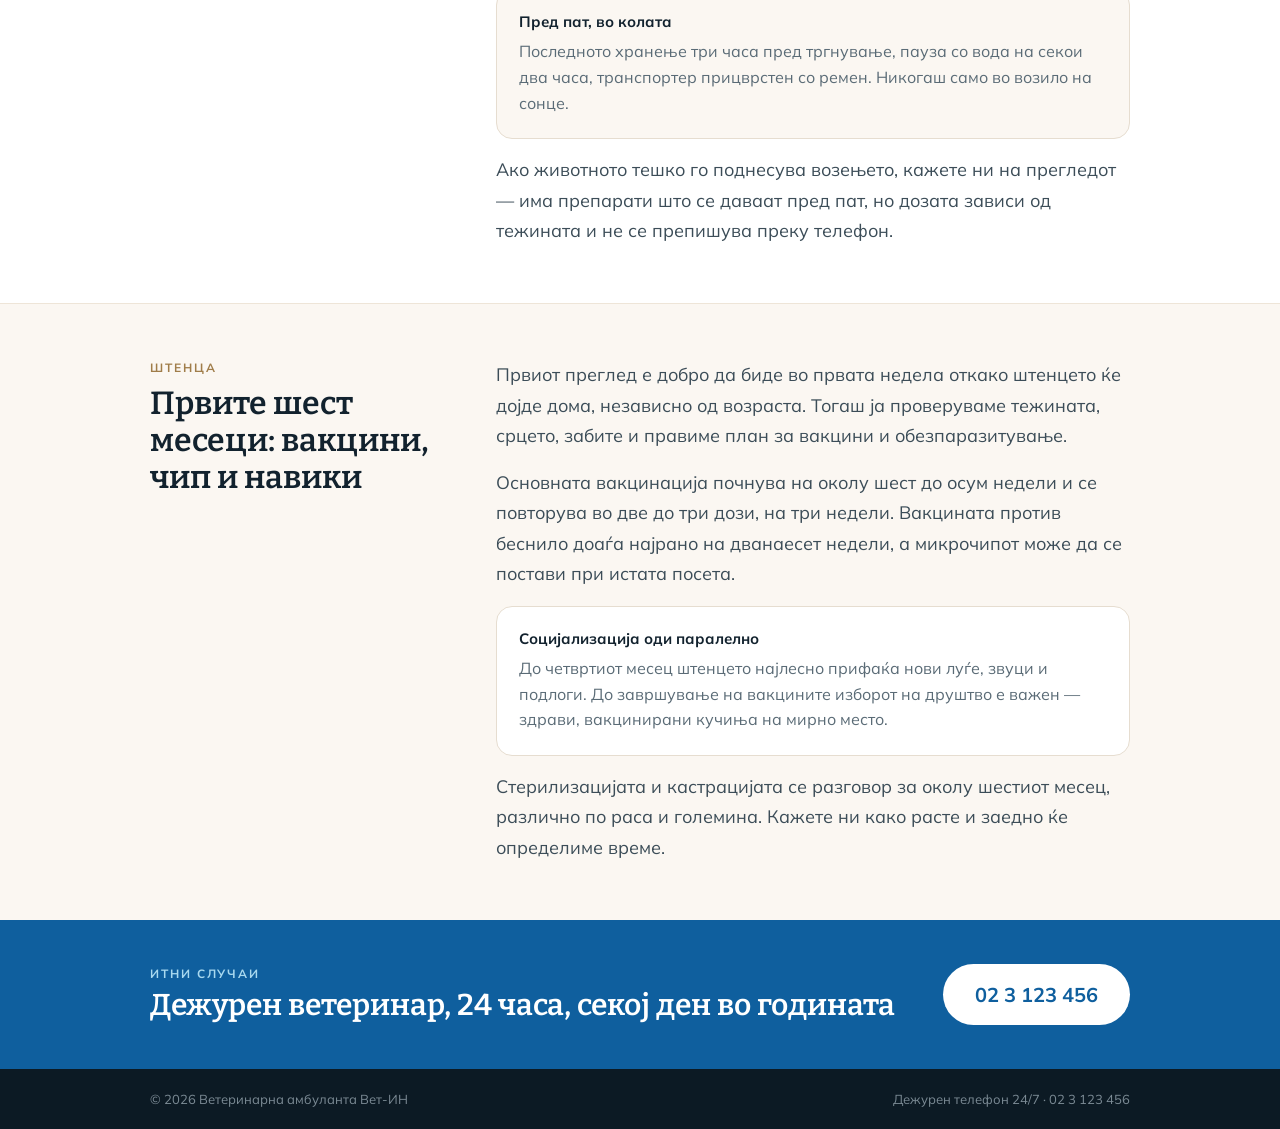
<file: soveti-mobile.html>
<!DOCTYPE html>
<html lang="mk">
<head>
<meta charset="utf-8">
<meta name="viewport" content="width=device-width, initial-scale=1">
<title>Совети, Вет-ИН</title>
<meta name="description" content="Совети од ветеринарна амбуланта Вет-ИН: превенција, исхрана, патување и првите месеци со младо животно.">
<link rel="preconnect" href="https://fonts.googleapis.com">
<link rel="preconnect" href="https://fonts.gstatic.com" crossorigin>
<link href="https://fonts.googleapis.com/css2?family=Bitter:wght@400;500;600;700&family=Mulish:wght@400;500;600;700&display=swap" rel="stylesheet">
<link rel="stylesheet" href="style.css">
<script>
(function () {
  try {
    if (location.search.indexOf('full') > -1) return;
    var s = (window.screen && window.screen.width) ? window.screen.width : 0;
    var coarse = window.matchMedia && window.matchMedia('(hover: none) and (pointer: coarse)').matches;
    if (!coarse && s >= 1024 && window.innerWidth >= 1024) location.replace('soveti.html' + location.hash);
  } catch (e) {}
})();
</script>
<script>window.OM = {"mobile":true,"landing":false};</script>
</head>
<body>
<div id="page" style="width: 100%; max-width: 430px; margin: 0 auto; background: #ffffff; padding-bottom: 84px">

  <div data-nav="1" style="display: flex; align-items: center; justify-content: space-between; gap: 12px; padding: 12px 20px; background: rgba(255,255,255,.45); backdrop-filter: saturate(180%) blur(14px); -webkit-backdrop-filter: saturate(180%) blur(14px); border-bottom: 1px solid rgba(18,34,46,.08); position: sticky; top: 0; z-index: 20">
    <a href="mobile.html" style="display: flex; align-items: center; gap: 10px; color: #12222e">
      <img src="assets/logo.jpg" alt="Вет-ИН" style="width: 36px; height: 46px; object-fit: contain">
      <div style="display: flex; flex-direction: column; line-height: 1.1">
        <span style="font-family: Bitter, serif; font-size: 18px; font-weight: 700; color: #0f5f9e">Вет-ИН</span>
        <span style="font-size: 9px; letter-spacing: .12em; text-transform: uppercase; color: #7c8b95">Ветеринарна амбуланта</span>
      </div>
    </a>
    <a href="tel:02 3 123 456" style="display: inline-flex; align-items: center; min-height: 44px; padding: 0 18px; border: 1.5px solid #0f5f9e; border-radius: 999px; font-size: 15px; font-weight: 700">Јави се</a>
  </div>

  <div style="display: flex; flex-direction: column; gap: 12px; padding: 26px 20px 24px; background: #fbf7f2">
    <div style="display: flex; align-items: center; gap: 8px; font-size: 13px; color: #7c8b95">
      <a href="mobile.html">Дома</a>
      <span>·</span>
      <span>Совети</span>
    </div>
    <h1 style="margin: 0; font-family: Bitter, serif; font-size: 32px; line-height: 1.12; font-weight: 700; letter-spacing: -.015em">Совети од амбулантата</h1>
    <p style="margin: 0; font-size: 16px; line-height: 1.6; color: #5a6b76">Кратки текстови за работите што најчесто ги прашувате при преглед — превенција, исхрана, патување и прв период со младо животно.</p>
  </div>

  <div style="display: flex; flex-direction: column; gap: 10px; padding: 22px 20px; border-bottom: 1px solid #e8eef2">
    <span style="font-size: 11px; letter-spacing: .16em; text-transform: uppercase; color: #17a3a8; font-weight: 700">Во овој текст</span>
    <div style="display: flex; flex-wrap: wrap; gap: 8px">
      <a href="#krlezi" style="display: inline-flex; align-items: center; min-height: 40px; padding: 0 16px; background: #eaf4f9; border-radius: 999px; font-size: 14px; font-weight: 700">Превенција</a>
      <a href="#ishrana" style="display: inline-flex; align-items: center; min-height: 40px; padding: 0 16px; background: #eaf4f9; border-radius: 999px; font-size: 14px; font-weight: 700">Исхрана</a>
      <a href="#patuvanje" style="display: inline-flex; align-items: center; min-height: 40px; padding: 0 16px; background: #eaf4f9; border-radius: 999px; font-size: 14px; font-weight: 700">Патување</a>
      <a href="#shtenca" style="display: inline-flex; align-items: center; min-height: 40px; padding: 0 16px; background: #eaf4f9; border-radius: 999px; font-size: 14px; font-weight: 700">Штенца</a>
    </div>
  </div>

  <div id="krlezi" style="display: flex; flex-direction: column; gap: 16px; padding: 30px 20px 34px">
    <span style="align-self: flex-start; padding: 6px 13px; background: #eaf4f9; color: #0f5f9e; border-radius: 999px; font-size: 12px; font-weight: 700">Превенција</span>
    <h2 style="margin: 0; font-family: Bitter, serif; font-size: 27px; line-height: 1.18; font-weight: 600; text-wrap: pretty">Крлежи и болви: како да го заштитите миленикот преку летото</h2>
    <img src="assets/kuche-proshetka.jpg" alt="Куче на прошетка во природа" style="width: 100%; height: 210px; object-fit: cover; object-position: center 55%; border-radius: 16px; display: block">
    <p style="margin: 0; font-size: 17px; line-height: 1.7; color: #3c4d58">Сезоната на крлежи почнува кога температурите постојано се над десет степени, обично од март, и трае до крајот на октомври. Во потопли години активни се и во зима, затоа заштитата не е работа само на лето.</p>
    <h3 style="margin: 6px 0 0; font-family: Bitter, serif; font-size: 21px; font-weight: 600">Што работи навистина</h3>
    <p style="margin: 0; font-size: 17px; line-height: 1.7; color: #3c4d58">На пазарот има три вида заштита: препарати што се капат на кожата, таблети што се даваат со храна и нашивки. Сите три работат, но траат различно — од еден до три месеци. Изборот зависи од тежината на животното, дали живее надвор, дали се капе често и дали има мали деца во домот.</p>
    <p style="margin: 0; font-size: 17px; line-height: 1.7; color: #3c4d58">Најчестата грешка не е изборот на препарат, туку доцнењето. Ако заштитата се повтори две недели по рокот, тие две недели животното е без покриеност точно кога крлежите се најактивни. Затоа при преглед ви го запишуваме следниот датум во картичката.</p>
    <div style="display: flex; flex-direction: column; gap: 8px; padding: 18px; background: #fbf7f2; border: 1px solid #e6ddd0; border-radius: 16px">
      <span style="font-size: 15px; font-weight: 700">По секоја прошетка во трева</span>
      <span style="font-size: 15px; line-height: 1.6; color: #5a6b76">Проверете ги ушите, вратот, под предните нозе и меѓу прстите. Крлежот во првите часови е мал и рамен, лесно се пропушта со поглед — барајте со прсти.</span>
    </div>
    <h3 style="margin: 6px 0 0; font-family: Bitter, serif; font-size: 21px; font-weight: 600">Ако најдете крлеж</h3>
    <p style="margin: 0; font-size: 17px; line-height: 1.7; color: #3c4d58">Крлежот се вади со рамномерно влечење, без вртење и без масло или алкохол — притисокот на телото го зголемува ризикот од пренос. Ако главата остане во кожата или местото отече, дојдете на преглед. Не е итен случај, но не го оставајте недела.</p>
    <p style="margin: 0; font-size: 17px; line-height: 1.7; color: #3c4d58">Јавете се порано ако во следните две недели животното стане мрзеливо, откаже храна, куца наизменично или има температура. Тоа се знаци што ги проверуваме со анализа на крв.</p>
    <a href="mobile.html#m-termin" style="display: flex; align-items: center; justify-content: center; min-height: 52px; margin-top: 6px; background: #0f5f9e; color: #ffffff; border-radius: 14px; font-size: 17px; font-weight: 700">Закажи преглед</a>
  </div>

  <div id="ishrana" style="display: flex; flex-direction: column; gap: 14px; padding: 30px 20px; background: #fbf7f2; border-top: 1px solid #eee5d8">
    <span style="font-size: 11px; letter-spacing: .16em; text-transform: uppercase; color: #a07d4a; font-weight: 700">Исхрана</span>
    <h2 style="margin: 0; font-family: Bitter, serif; font-size: 24px; line-height: 1.2; font-weight: 600">Мачката не јаде два дена — кога е тревога</h2>
    <p style="margin: 0; font-size: 17px; line-height: 1.7; color: #3c4d58">Мачките лесно го менуваат апетитот при промена во домот, нова храна или топли денови. Еден ден со помалку јадење обично не е причина за паника, но два дена без ниту еден залак се веќе прашање за ветеринар.</p>
    <p style="margin: 0; font-size: 17px; line-height: 1.7; color: #3c4d58">Разликата ја прават другите знаци. Мачка што не јаде но се движи, се мие и пие вода е поинаков случај од мачка што лежи на исто место, се крие, се повлекува при допир или има повраќање. Второто не чека.</p>
    <div style="display: flex; flex-direction: column; gap: 8px; padding: 18px; background: #ffffff; border: 1px solid #e6ddd0; border-radius: 16px">
      <span style="font-size: 15px; font-weight: 700">Јавете се веднаш ако</span>
      <span style="font-size: 15px; line-height: 1.6; color: #5a6b76">не пие вода повеќе од еден ден, повраќа неколку пати, има отежнато дишење, не оди во тоалет или има болка при допир на стомакот.</span>
    </div>
    <p style="margin: 0; font-size: 17px; line-height: 1.7; color: #3c4d58">При преглед прво исклучуваме проблем со забите и устата, потоа со анализа на крв ги проверуваме бубрезите и црниот дроб. Кај постари мачки токму апетитот е првиот знак што се менува.</p>
  </div>

  <div id="patuvanje" style="display: flex; flex-direction: column; gap: 14px; padding: 30px 20px">
    <span style="font-size: 11px; letter-spacing: .16em; text-transform: uppercase; color: #17a3a8; font-weight: 700">Патување</span>
    <h2 style="margin: 0; font-family: Bitter, serif; font-size: 24px; line-height: 1.2; font-weight: 600">Прв пат на пат со миленик: подготовка и документи</h2>
    <p style="margin: 0; font-size: 17px; line-height: 1.7; color: #3c4d58">За патување во Европската Унија потребни се три работи: микрочип, важечка вакцина против беснило и пасош за домашно животно. Редот е важен — чипот мора да биде поставен пред вакцината, инаку вакцината не се признава.</p>
    <p style="margin: 0; font-size: 17px; line-height: 1.7; color: #3c4d58">Вакцината против беснило важи од 21-иот ден по давањето. Тоа значи дека последниот момент за влез во амбулантата е три недели пред патот. Некои држави бараат и третман против ехинокок или дополнителен здравствен преглед пред тргнување.</p>
    <div style="display: flex; flex-direction: column; gap: 8px; padding: 18px; background: #fbf7f2; border: 1px solid #e6ddd0; border-radius: 16px">
      <span style="font-size: 15px; font-weight: 700">Пред пат, во колата</span>
      <span style="font-size: 15px; line-height: 1.6; color: #5a6b76">Последното хранење три часа пред тргнување, пауза со вода на секои два часа, транспортер прицврстен со ремен. Никогаш само во возило на сонце.</span>
    </div>
    <p style="margin: 0; font-size: 17px; line-height: 1.7; color: #3c4d58">Ако животното тешко го поднесува возењето, кажете ни на прегледот — има препарати што се даваат пред пат, но дозата зависи од тежината и не се препишува преку телефон.</p>
  </div>

  <div id="shtenca" style="display: flex; flex-direction: column; gap: 14px; padding: 30px 20px; background: #fbf7f2; border-top: 1px solid #eee5d8">
    <span style="font-size: 11px; letter-spacing: .16em; text-transform: uppercase; color: #a07d4a; font-weight: 700">Штенца</span>
    <h2 style="margin: 0; font-family: Bitter, serif; font-size: 24px; line-height: 1.2; font-weight: 600">Првите шест месеци: вакцини, чип и навики</h2>
    <p style="margin: 0; font-size: 17px; line-height: 1.7; color: #3c4d58">Првиот преглед е добро да биде во првата недела откако штенцето ќе дојде дома, независно од возраста. Тогаш ја проверуваме тежината, срцето, забите и правиме план за вакцини и обезпаразитување.</p>
    <p style="margin: 0; font-size: 17px; line-height: 1.7; color: #3c4d58">Основната вакцинација почнува на околу шест до осум недели и се повторува во две до три дози, на три недели. Вакцината против беснило доаѓа најрано на дванаесет недели, а микрочипот може да се постави при истата посета.</p>
    <div style="display: flex; flex-direction: column; gap: 8px; padding: 18px; background: #ffffff; border: 1px solid #e6ddd0; border-radius: 16px">
      <span style="font-size: 15px; font-weight: 700">Социјализација оди паралелно</span>
      <span style="font-size: 15px; line-height: 1.6; color: #5a6b76">До четвртиот месец штенцето најлесно прифаќа нови луѓе, звуци и подлоги. До завршување на вакцините изборот на друштво е важен — здрави, вакцинирани кучиња на мирно место.</span>
    </div>
    <p style="margin: 0; font-size: 17px; line-height: 1.7; color: #3c4d58">Стерилизацијата и кастрацијата се разговор за околу шестиот месец, различно по раса и големина. Кажете ни како расте и заедно ќе определиме време.</p>
  </div>

  <div style="display: flex; flex-direction: column; gap: 14px; padding: 30px 20px; background: #0f5f9e; color: #ffffff">
    <span style="font-size: 11px; letter-spacing: .16em; text-transform: uppercase; color: #a9d9ef; font-weight: 700">Итни случаи</span>
    <h2 style="margin: 0; font-family: Bitter, serif; font-size: 24px; line-height: 1.2; font-weight: 600">Дежурен ветеринар, 24 часа, секој ден во годината</h2>
    <a href="tel:02 3 123 456" style="display: flex; align-items: center; justify-content: center; min-height: 52px; background: #ffffff; color: #0f5f9e; border-radius: 14px; font-size: 19px; font-weight: 700">02 3 123 456</a>
  </div>

  <div style="display: flex; flex-direction: column; gap: 6px; padding: 22px 20px; background: #0c1a24; color: #7c8b95; font-size: 13px">
    <span>© 2026 Ветеринарна амбуланта Вет-ИН</span>
    <span>Дежурен телефон 24/7 · 02 3 123 456</span>
  </div>

  <div style="position: fixed; left: 50%; transform: translateX(-50%); width: 100%; max-width: 430px; bottom: 0; z-index: 30; box-sizing: border-box; display: flex; gap: 10px; padding: 12px 16px; background: rgba(255,255,255,.96); border-top: 1px solid #e8eef2">
    <a href="tel:02 3 123 456" style="display: flex; align-items: center; justify-content: center; flex: 0 0 40%; min-height: 52px; border: 1.5px solid #0f5f9e; border-radius: 14px; font-size: 16px; font-weight: 700">Јави се</a>
    <a href="mobile.html#m-termin" style="display: flex; align-items: center; justify-content: center; flex: 1; min-height: 52px; background: #0f5f9e; color: #ffffff; border-radius: 14px; font-size: 16px; font-weight: 700">Закажи термин</a>
  </div>

</div>
<script src="script.js"></script>
</body>
</html>
</file>
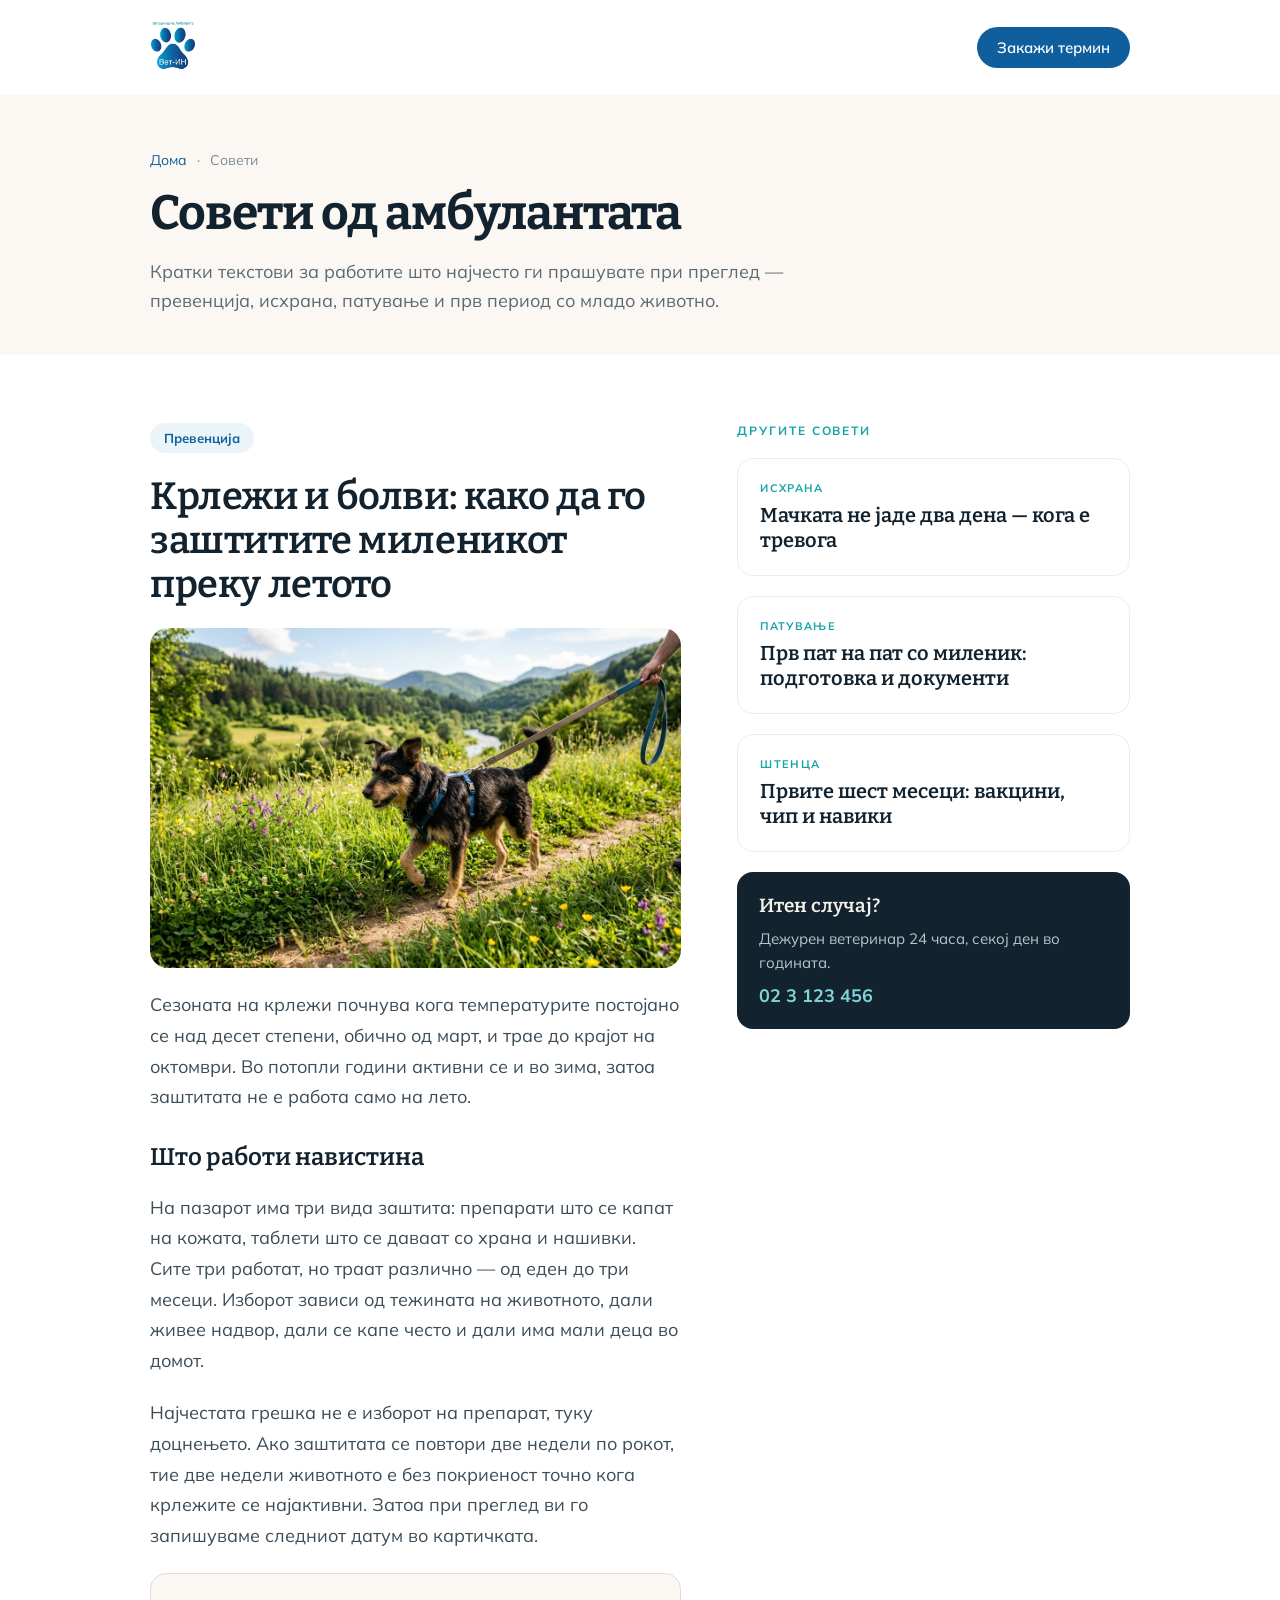
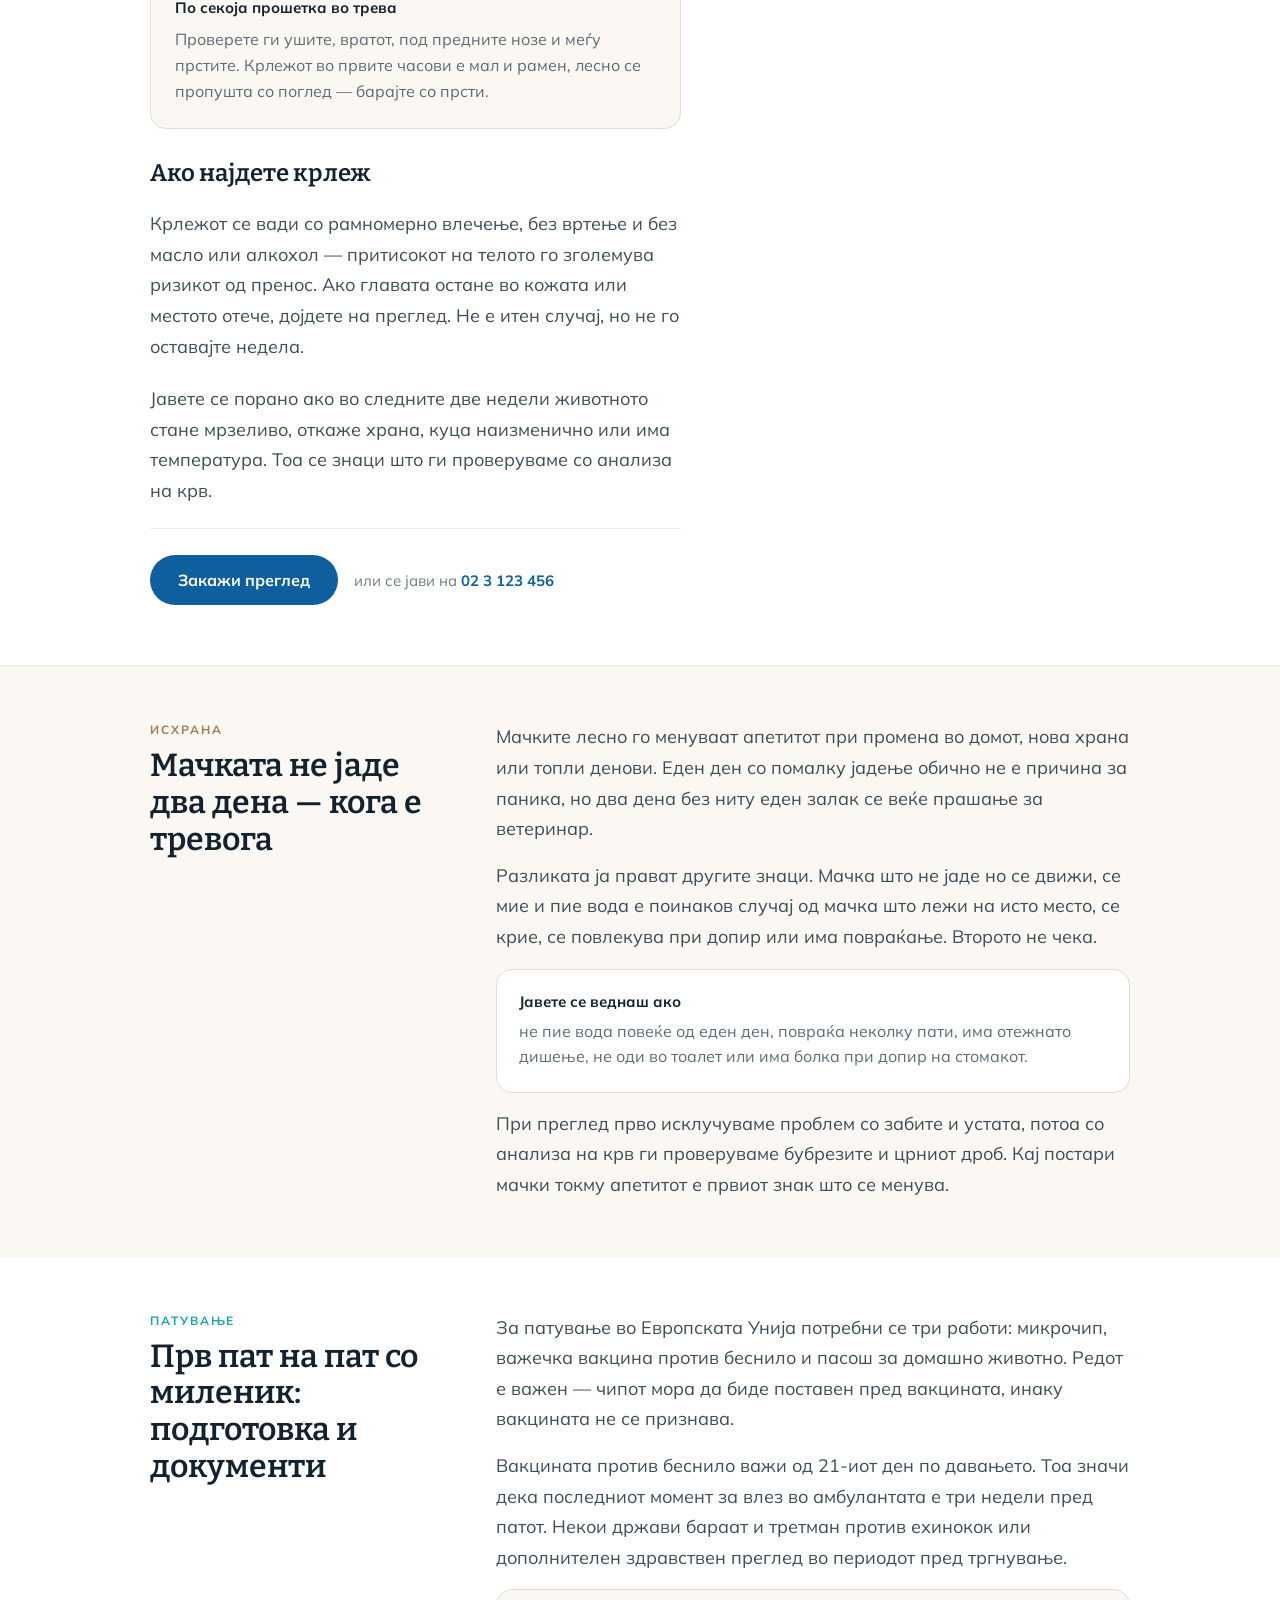
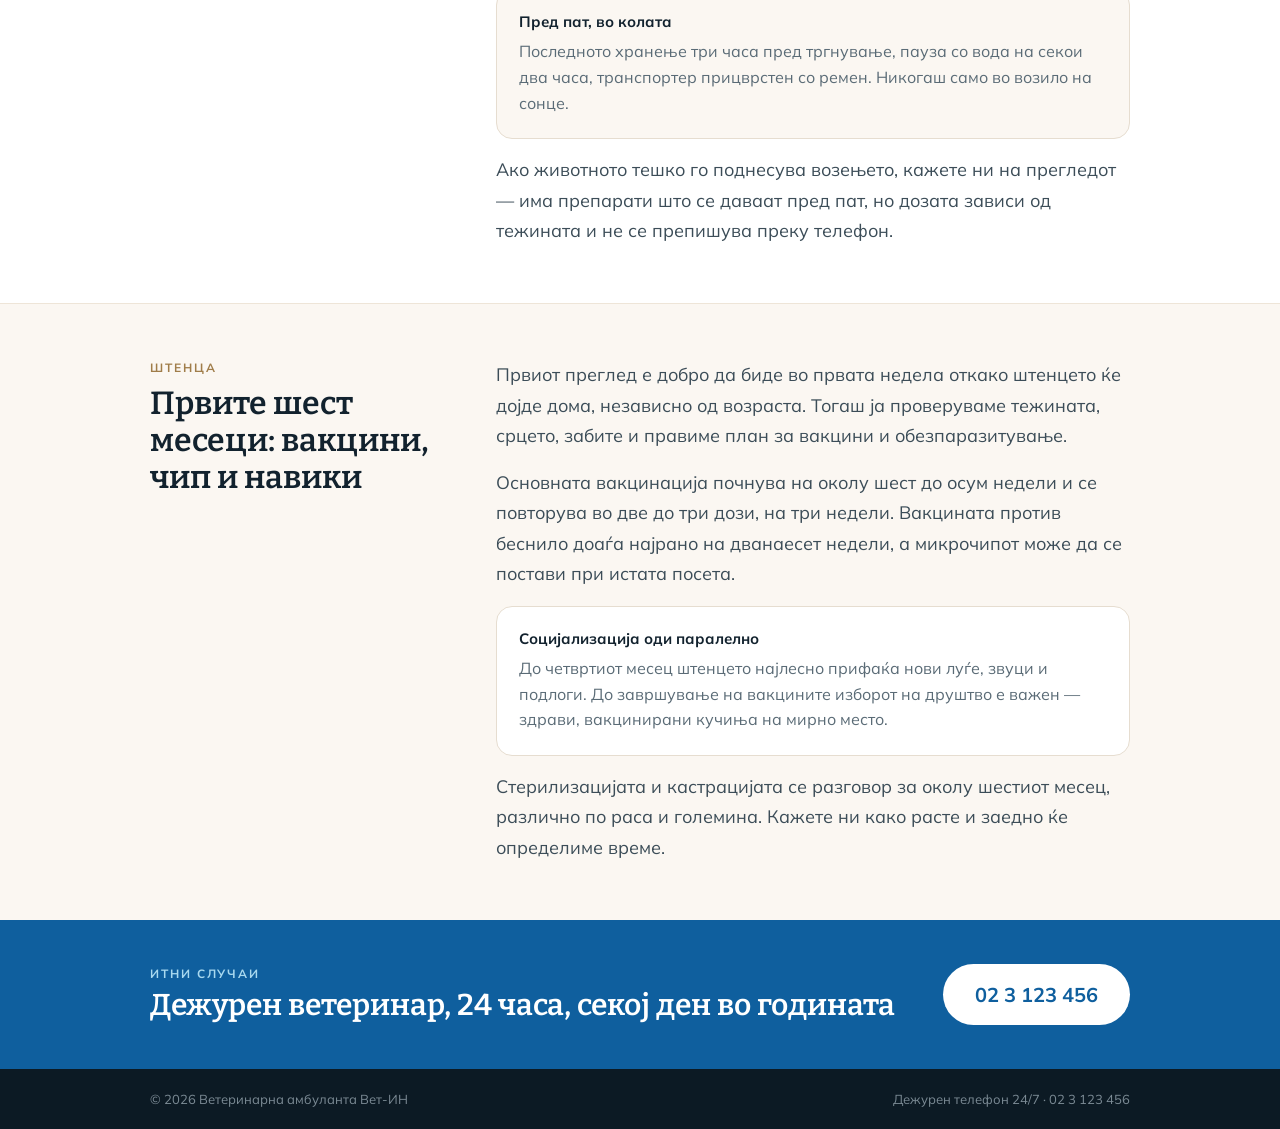
<file: soveti.html>
<!DOCTYPE html>
<html lang="mk">
<head>
<meta charset="utf-8">
<meta name="viewport" content="width=1280">
<title>Совети, Вет-ИН</title>
<meta name="description" content="Совети од ветеринарна амбуланта Вет-ИН: превенција, исхрана, патување и првите месеци со младо животно.">
<link rel="preconnect" href="https://fonts.googleapis.com">
<link rel="preconnect" href="https://fonts.gstatic.com" crossorigin>
<link href="https://fonts.googleapis.com/css2?family=Bitter:wght@400;500;600;700&family=Mulish:wght@400;500;600;700&display=swap" rel="stylesheet">
<link rel="stylesheet" href="style.css">
<script id="om-mobile-redirect">
(function () {
  try {
    if (location.search.indexOf('full') > -1) return;
    var s = (window.screen && window.screen.width) ? window.screen.width : 9999;
    var i = window.innerWidth || 9999;
    var w = Math.min(s, i);
    var coarse = window.matchMedia && window.matchMedia('(hover: none) and (pointer: coarse)').matches;
    if (w < 768 || (coarse && w < 1024)) location.replace('soveti-mobile.html' + location.hash);
  } catch (e) {}
})();
</script>
<script>window.OM = {"mobile":false,"landing":false};</script>
</head>
<body>
<div id="page" style="width: 100%; background: #ffffff">

  <div data-nav="1" style="display: flex; align-items: center; justify-content: space-between; gap: 24px; padding: 18px 150px; background: rgba(255,255,255,.45); backdrop-filter: saturate(180%) blur(14px); -webkit-backdrop-filter: saturate(180%) blur(14px); border-bottom: 1px solid rgba(18,34,46,.08); position: sticky; top: 0; z-index: 40">
    <a href="index.html" style="display: flex; align-items: center; gap: 14px; color: #12222e">
      <img src="assets/logo.jpg" alt="Вет-ИН" style="width: 46px; height: 58px; object-fit: contain">
      <div style="display: flex; flex-direction: column; line-height: 1.15">
        <span style="font-family: Bitter, serif; font-size: 20px; font-weight: 700; color: #0f5f9e">Вет-ИН</span>
        <span style="font-size: 11px; letter-spacing: .14em; text-transform: uppercase; color: #7c8b95">Ветеринарна амбуланта</span>
      </div>
    </a>
    <div style="display: flex; align-items: center; gap: 26px; font-size: 15px; font-weight: 500; color: #3c4d58">
      <a href="index.html#1b-uslugi">Услуги и цени</a>
      <a href="index.html#1b-tim">Тимот</a>
      <a href="index.html#1b-cpp">Прашања</a>
      <a href="index.html#1b-kontakt">Контакт</a>
      <a href="index.html#1b-termin" style="padding: 11px 20px; background: #0f5f9e; color: #ffffff; border-radius: 999px; font-weight: 600">Закажи термин</a>
    </div>
  </div>

  <div style="display: flex; flex-direction: column; gap: 18px; padding: 56px 150px 40px; background: #fbf7f2">
    <div style="display: flex; align-items: center; gap: 10px; font-size: 14px; color: #7c8b95">
      <a href="index.html">Дома</a>
      <span>·</span>
      <span>Совети</span>
    </div>
    <h1 style="margin: 0; max-width: 780px; font-family: Bitter, serif; font-size: 48px; line-height: 1.1; font-weight: 700; letter-spacing: -.02em; text-wrap: pretty">Совети од амбулантата</h1>
    <p style="margin: 0; max-width: 640px; font-size: 18px; line-height: 1.6; color: #5a6b76">Кратки текстови за работите што најчесто ги прашувате при преглед — превенција, исхрана, патување и прв период со младо животно.</p>
  </div>

  <div id="krlezi" style="display: grid; grid-template-columns: 1.15fr .85fr; gap: 56px; padding: 68px 150px 60px">
    <div style="display: flex; flex-direction: column; gap: 22px">
      <span style="align-self: flex-start; padding: 7px 14px; background: #eaf4f9; color: #0f5f9e; border-radius: 999px; font-size: 13px; font-weight: 700">Превенција</span>
      <h2 style="margin: 0; font-family: Bitter, serif; font-size: 38px; line-height: 1.15; font-weight: 600; letter-spacing: -.01em; text-wrap: pretty">Крлежи и болви: како да го заштитите миленикот преку летото</h2>
      <img src="assets/kuche-proshetka.jpg" alt="Куче на прошетка во природа" style="width: 100%; height: 340px; object-fit: cover; object-position: center 55%; border-radius: 18px; display: block">
      <p style="margin: 0; font-size: 18px; line-height: 1.7; color: #3c4d58">Сезоната на крлежи почнува кога температурите постојано се над десет степени, обично од март, и трае до крајот на октомври. Во потопли години активни се и во зима, затоа заштитата не е работа само на лето.</p>
      <h3 style="margin: 8px 0 0; font-family: Bitter, serif; font-size: 24px; font-weight: 600">Што работи навистина</h3>
      <p style="margin: 0; font-size: 18px; line-height: 1.7; color: #3c4d58">На пазарот има три вида заштита: препарати што се капат на кожата, таблети што се даваат со храна и нашивки. Сите три работат, но траат различно — од еден до три месеци. Изборот зависи од тежината на животното, дали живее надвор, дали се капе често и дали има мали деца во домот.</p>
      <p style="margin: 0; font-size: 18px; line-height: 1.7; color: #3c4d58">Најчестата грешка не е изборот на препарат, туку доцнењето. Ако заштитата се повтори две недели по рокот, тие две недели животното е без покриеност точно кога крлежите се најактивни. Затоа при преглед ви го запишуваме следниот датум во картичката.</p>
      <div style="display: flex; flex-direction: column; gap: 10px; padding: 24px; background: #fbf7f2; border: 1px solid #e6ddd0; border-radius: 16px">
        <span style="font-size: 15px; font-weight: 700">По секоја прошетка во трева</span>
        <span style="font-size: 16px; line-height: 1.6; color: #5a6b76">Проверете ги ушите, вратот, под предните нозе и меѓу прстите. Крлежот во првите часови е мал и рамен, лесно се пропушта со поглед — барајте со прсти.</span>
      </div>
      <h3 style="margin: 8px 0 0; font-family: Bitter, serif; font-size: 24px; font-weight: 600">Ако најдете крлеж</h3>
      <p style="margin: 0; font-size: 18px; line-height: 1.7; color: #3c4d58">Крлежот се вади со рамномерно влечење, без вртење и без масло или алкохол — притисокот на телото го зголемува ризикот од пренос. Ако главата остане во кожата или местото отече, дојдете на преглед. Не е итен случај, но не го оставајте недела.</p>
      <p style="margin: 0; font-size: 18px; line-height: 1.7; color: #3c4d58">Јавете се порано ако во следните две недели животното стане мрзеливо, откаже храна, куца наизменично или има температура. Тоа се знаци што ги проверуваме со анализа на крв.</p>
      <div style="display: flex; flex-wrap: wrap; align-items: center; gap: 16px; padding: 26px 0 0; border-top: 1px solid #e8eef2">
        <a href="index.html#1b-termin" style="display: inline-flex; align-items: center; padding: 15px 28px; background: #0f5f9e; color: #ffffff; border-radius: 999px; font-size: 16px; font-weight: 700">Закажи преглед</a>
        <span style="font-size: 15px; color: #6b7c86">или се јави на <a href="tel:02 3 123 456" style="font-weight: 700">02 3 123 456</a></span>
      </div>
    </div>

    <div style="display: flex; flex-direction: column; gap: 20px; position: sticky; top: 40px; align-self: start">
      <span style="font-size: 12px; letter-spacing: .16em; text-transform: uppercase; color: #17a3a8; font-weight: 700">Другите совети</span>
      <a href="#ishrana" style="display: flex; flex-direction: column; gap: 8px; padding: 22px; background: #ffffff; border: 1px solid #e8eef2; border-radius: 16px; color: #12222e">
        <span style="font-size: 11px; letter-spacing: .12em; text-transform: uppercase; color: #17a3a8; font-weight: 700">Исхрана</span>
        <span style="font-family: Bitter, serif; font-size: 20px; font-weight: 600; line-height: 1.25">Мачката не јаде два дена — кога е тревога</span>
      </a>
      <a href="#patuvanje" style="display: flex; flex-direction: column; gap: 8px; padding: 22px; background: #ffffff; border: 1px solid #e8eef2; border-radius: 16px; color: #12222e">
        <span style="font-size: 11px; letter-spacing: .12em; text-transform: uppercase; color: #17a3a8; font-weight: 700">Патување</span>
        <span style="font-family: Bitter, serif; font-size: 20px; font-weight: 600; line-height: 1.25">Прв пат на пат со миленик: подготовка и документи</span>
      </a>
      <a href="#shtenca" style="display: flex; flex-direction: column; gap: 8px; padding: 22px; background: #ffffff; border: 1px solid #e8eef2; border-radius: 16px; color: #12222e">
        <span style="font-size: 11px; letter-spacing: .12em; text-transform: uppercase; color: #17a3a8; font-weight: 700">Штенца</span>
        <span style="font-family: Bitter, serif; font-size: 20px; font-weight: 600; line-height: 1.25">Првите шест месеци: вакцини, чип и навики</span>
      </a>
      <div style="display: flex; flex-direction: column; gap: 10px; padding: 22px; background: #12222e; color: #f4f0ea; border-radius: 16px">
        <span style="font-family: Bitter, serif; font-size: 19px; font-weight: 600">Итен случај?</span>
        <span style="font-size: 15px; line-height: 1.55; color: #b9c5cc">Дежурен ветеринар 24 часа, секој ден во годината.</span>
        <a href="tel:02 3 123 456" style="font-size: 18px; font-weight: 700; color: #7fd4d8">02 3 123 456</a>
      </div>
    </div>
  </div>

  <div id="ishrana" style="display: grid; grid-template-columns: .32fr .68fr; gap: 48px; padding: 56px 150px; background: #fbf7f2; border-top: 1px solid #eee5d8">
    <div style="display: flex; flex-direction: column; gap: 10px">
      <span style="font-size: 12px; letter-spacing: .16em; text-transform: uppercase; color: #a07d4a; font-weight: 700">Исхрана</span>
      <h2 style="margin: 0; font-family: Bitter, serif; font-size: 32px; line-height: 1.15; font-weight: 600">Мачката не јаде два дена — кога е тревога</h2>
    </div>
    <div style="display: flex; flex-direction: column; gap: 16px">
      <p style="margin: 0; font-size: 18px; line-height: 1.7; color: #3c4d58">Мачките лесно го менуваат апетитот при промена во домот, нова храна или топли денови. Еден ден со помалку јадење обично не е причина за паника, но два дена без ниту еден залак се веќе прашање за ветеринар.</p>
      <p style="margin: 0; font-size: 18px; line-height: 1.7; color: #3c4d58">Разликата ја прават другите знаци. Мачка што не јаде но се движи, се мие и пие вода е поинаков случај од мачка што лежи на исто место, се крие, се повлекува при допир или има повраќање. Второто не чека.</p>
      <div style="display: flex; flex-direction: column; gap: 8px; padding: 22px; background: #ffffff; border: 1px solid #e6ddd0; border-radius: 16px">
        <span style="font-size: 15px; font-weight: 700">Јавете се веднаш ако</span>
        <span style="font-size: 16px; line-height: 1.6; color: #5a6b76">не пие вода повеќе од еден ден, повраќа неколку пати, има отежнато дишење, не оди во тоалет или има болка при допир на стомакот.</span>
      </div>
      <p style="margin: 0; font-size: 18px; line-height: 1.7; color: #3c4d58">При преглед прво исклучуваме проблем со забите и устата, потоа со анализа на крв ги проверуваме бубрезите и црниот дроб. Кај постари мачки токму апетитот е првиот знак што се менува.</p>
    </div>
  </div>

  <div id="patuvanje" style="display: grid; grid-template-columns: .32fr .68fr; gap: 48px; padding: 56px 150px">
    <div style="display: flex; flex-direction: column; gap: 10px">
      <span style="font-size: 12px; letter-spacing: .16em; text-transform: uppercase; color: #17a3a8; font-weight: 700">Патување</span>
      <h2 style="margin: 0; font-family: Bitter, serif; font-size: 32px; line-height: 1.15; font-weight: 600">Прв пат на пат со миленик: подготовка и документи</h2>
    </div>
    <div style="display: flex; flex-direction: column; gap: 16px">
      <p style="margin: 0; font-size: 18px; line-height: 1.7; color: #3c4d58">За патување во Европската Унија потребни се три работи: микрочип, важечка вакцина против беснило и пасош за домашно животно. Редот е важен — чипот мора да биде поставен пред вакцината, инаку вакцината не се признава.</p>
      <p style="margin: 0; font-size: 18px; line-height: 1.7; color: #3c4d58">Вакцината против беснило важи од 21-иот ден по давањето. Тоа значи дека последниот момент за влез во амбулантата е три недели пред патот. Некои држави бараат и третман против ехинокок или дополнителен здравствен преглед во периодот пред тргнување.</p>
      <div style="display: flex; flex-direction: column; gap: 8px; padding: 22px; background: #fbf7f2; border: 1px solid #e6ddd0; border-radius: 16px">
        <span style="font-size: 15px; font-weight: 700">Пред пат, во колата</span>
        <span style="font-size: 16px; line-height: 1.6; color: #5a6b76">Последното хранење три часа пред тргнување, пауза со вода на секои два часа, транспортер прицврстен со ремен. Никогаш само во возило на сонце.</span>
      </div>
      <p style="margin: 0; font-size: 18px; line-height: 1.7; color: #3c4d58">Ако животното тешко го поднесува возењето, кажете ни на прегледот — има препарати што се даваат пред пат, но дозата зависи од тежината и не се препишува преку телефон.</p>
    </div>
  </div>

  <div id="shtenca" style="display: grid; grid-template-columns: .32fr .68fr; gap: 48px; padding: 56px 150px; background: #fbf7f2; border-top: 1px solid #eee5d8">
    <div style="display: flex; flex-direction: column; gap: 10px">
      <span style="font-size: 12px; letter-spacing: .16em; text-transform: uppercase; color: #a07d4a; font-weight: 700">Штенца</span>
      <h2 style="margin: 0; font-family: Bitter, serif; font-size: 32px; line-height: 1.15; font-weight: 600">Првите шест месеци: вакцини, чип и навики</h2>
    </div>
    <div style="display: flex; flex-direction: column; gap: 16px">
      <p style="margin: 0; font-size: 18px; line-height: 1.7; color: #3c4d58">Првиот преглед е добро да биде во првата недела откако штенцето ќе дојде дома, независно од возраста. Тогаш ја проверуваме тежината, срцето, забите и правиме план за вакцини и обезпаразитување.</p>
      <p style="margin: 0; font-size: 18px; line-height: 1.7; color: #3c4d58">Основната вакцинација почнува на околу шест до осум недели и се повторува во две до три дози, на три недели. Вакцината против беснило доаѓа најрано на дванаесет недели, а микрочипот може да се постави при истата посета.</p>
      <div style="display: flex; flex-direction: column; gap: 8px; padding: 22px; background: #ffffff; border: 1px solid #e6ddd0; border-radius: 16px">
        <span style="font-size: 15px; font-weight: 700">Социјализација оди паралелно</span>
        <span style="font-size: 16px; line-height: 1.6; color: #5a6b76">До четвртиот месец штенцето најлесно прифаќа нови луѓе, звуци и подлоги. До завршување на вакцините изборот на друштво е важен — здрави, вакцинирани кучиња на мирно место.</span>
      </div>
      <p style="margin: 0; font-size: 18px; line-height: 1.7; color: #3c4d58">Стерилизацијата и кастрацијата се разговор за околу шестиот месец, различно по раса и големина. Кажете ни како расте и заедно ќе определиме време.</p>
    </div>
  </div>

  <div style="display: flex; align-items: center; justify-content: space-between; gap: 40px; padding: 44px 150px; background: #0f5f9e; color: #ffffff">
    <div style="display: flex; flex-direction: column; gap: 6px">
      <span style="font-size: 12px; letter-spacing: .16em; text-transform: uppercase; color: #a9d9ef; font-weight: 700">Итни случаи</span>
      <h2 style="margin: 0; font-family: Bitter, serif; font-size: 30px; font-weight: 600">Дежурен ветеринар, 24 часа, секој ден во годината</h2>
    </div>
    <a href="tel:02 3 123 456" style="flex-shrink: 0; padding: 18px 32px; background: #ffffff; color: #0f5f9e; border-radius: 999px; font-size: 20px; font-weight: 700">02 3 123 456</a>
  </div>

  <div style="display: flex; align-items: center; justify-content: space-between; gap: 24px; padding: 22px 150px; background: #0c1a24; color: #7c8b95; font-size: 13px">
    <span>© 2026 Ветеринарна амбуланта Вет-ИН</span>
    <span>Дежурен телефон 24/7 · 02 3 123 456</span>
  </div>

</div>
<script src="script.js"></script>
</body>
</html>
</file>
<file: style.css>
html, body { margin: 0; padding: 0; }
body {
  background: #ffffff;
  font-family: Mulish, system-ui, sans-serif;
  color: #12222e;
  -webkit-font-smoothing: antialiased;
}
a { color: #0f5f9e; text-decoration: none; }
a:hover { opacity: .82; }
button { cursor: pointer; }
button:hover { opacity: .9; }
summary { cursor: pointer; list-style: none; }
summary::-webkit-details-marker { display: none; }
img { max-width: 100%; }
input, select, textarea, button { font-family: Mulish, system-ui, sans-serif; }
input::placeholder, textarea::placeholder { color: #b3bfc6; opacity: 1; }
.reveal {
  opacity: 0;
  transform: translateY(24px);
  transition: opacity .7s cubic-bezier(.22, .61, .36, 1), transform .7s cubic-bezier(.22, .61, .36, 1);
}
.reveal.on { opacity: 1; transform: none; }

/* мобилни страни: полна ширина на телефон */
@media (max-width: 767px) {
  body { background: #ffffff; }
}
</file>
